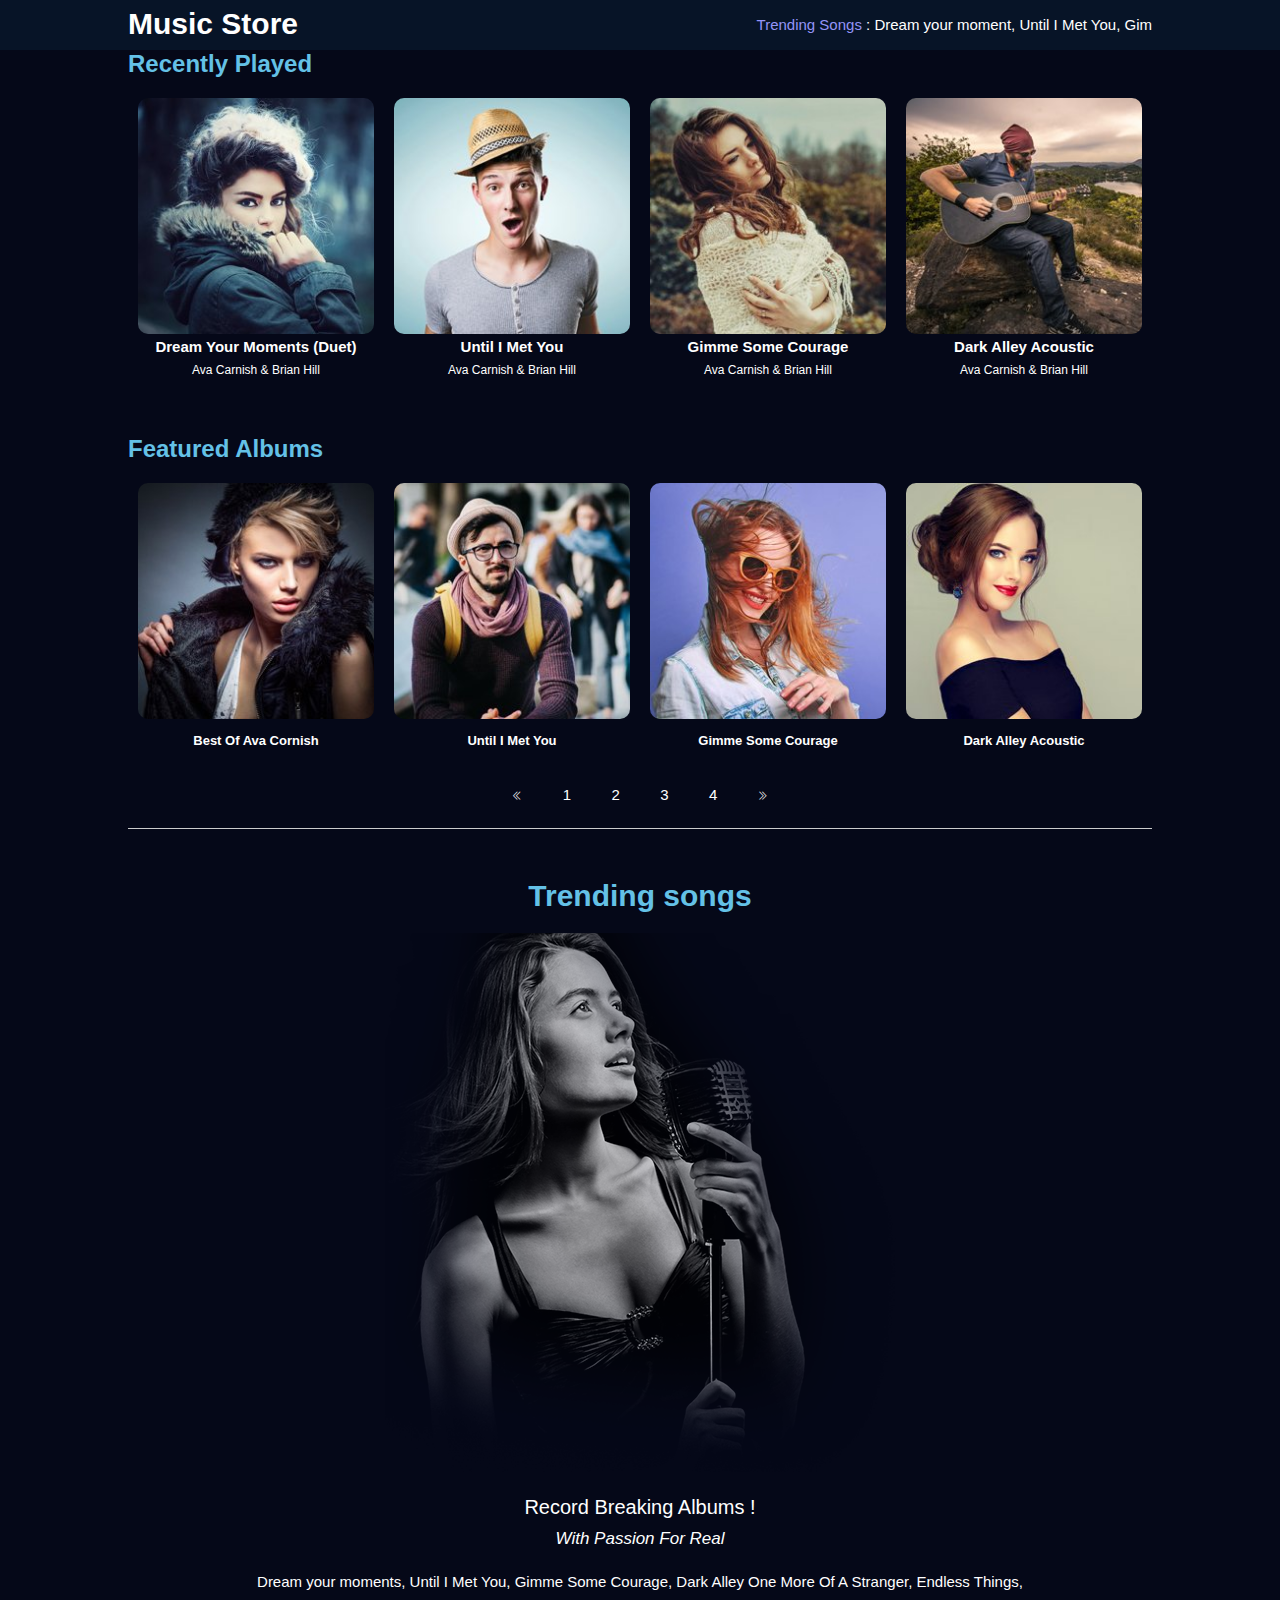
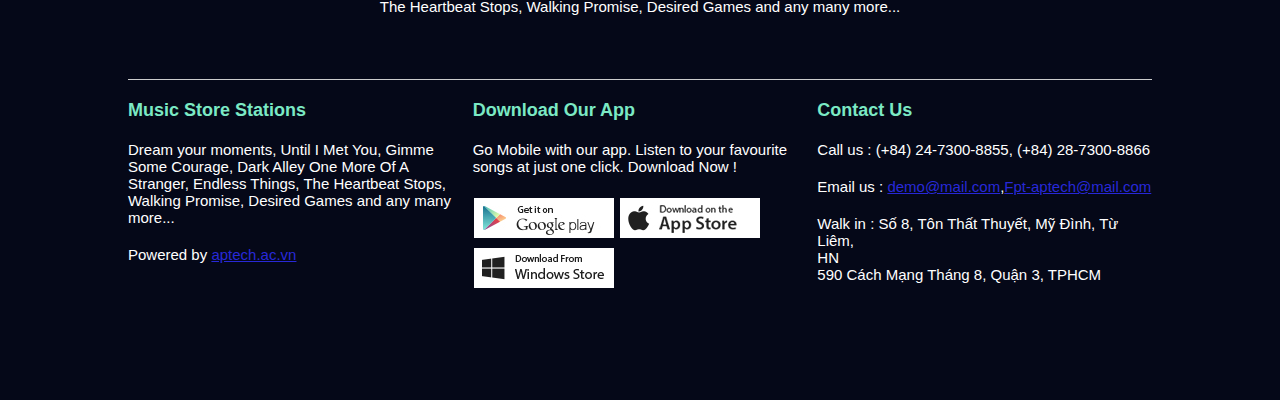
<file: Music Store Home/index.html>
<!DOCTYPE html>
<html lang="en">
<head>
    <meta charset="UTF-8">
    <meta http-equiv="X-UA-Compatible" content="IE=edge">
    <meta name="viewport" content="width=, initial-scale=1.0">
    <title>Document</title>

    <link rel="stylesheet" href="./assets/css/main1.css">
    <link rel="stylesheet" href="./assets/font/themify-icons/themify-icons.css">
</head>
<body>
    <div id="main">
        <div class="navbar">
            <div class="header">
                <div class="header-text">
                    <div class="header-1">
                        <h1>Music Store</h1>
                    </div>
                    <div class="header-1">
                        <li><a href="">Trending Songs</a> : Dream your moment, Until I Met You, Gim</li>
                    </div>
                </div>
            </div>

            <div class="container">
                <div class="container__box">
                    <div class="container__box-1">  
                        <h2>Recently Played</h2>
                        <div class="items">
                            <div class="item1">
                                <div class="item1-con">
                                    <a href="./index2.html"><img src="./assets/img/r_music1.jpg" alt=""></a>
                                    <h3>Dream Your Moments (Duet)</h3>
                                    <p>Ava Carnish & Brian Hill</p>
                                </div>
                            </div>
                            <div class="item1">
                                <div class="item1-con">
                                    <a href="./index2.html"><img src="./assets/img/r_music2.jpg" alt=""></a>
                                    <h3>Until I Met You</h3>
                                    <p>Ava Carnish & Brian Hill</p>
                                </div>
                            </div>
                            <div class="item1">
                                <div class="item1-con">
                                    <a href="./index2.html"><img src="./assets/img/r_music3.jpg" alt=""></a>
                                    <h3>Gimme Some Courage</h3>
                                    <p>Ava Carnish & Brian Hill</p>
                                </div>
                            </div>
                            <div class="item1">
                                <div class="item1-con">
                                    <a href="./index2.html"><img src="./assets/img/r_music4.jpg" alt=""></a>
                                    <h3>Dark Alley Acoustic</h3>
                                    <p>Ava Carnish & Brian Hill</p>
                                </div>
                            </div>
                        </div> 
                    </div>
                </div>
                <div class="container__box">
                    <div class="container__box-1">  
                        <h2>Featured Albums</h2>
                        <div class="items">
                            <div class="item1">
                                <div class="item1-con">
                                    <a href="./index2.html"><img src="./assets/img/song1.jpg" alt=""></a>
                                    <h4>Best Of Ava Cornish</h4>
                                </div>
                            </div>
                            <div class="item1">
                                <div class="item1-con">
                                    <a href="./index2.html"><img src="./assets/img/song2.jpg" alt=""></a>
                                    <h4>Until I Met You</h4>
                                </div>
                            </div>
                            <div class="item1">
                                <div class="item1-con">
                                    <a href="./index2.html"><img src="./assets/img/song3.jpg" alt=""></a>
                                    <h4>Gimme Some Courage</h4>
                                </div>
                            </div>
                            <div class="item1">
                                <div class="item1-con">
                                    <a href="./index2.html"><img src="./assets/img/song5.jpg" alt=""></a>
                                    <h4>Dark Alley Acoustic</h4>
                                </div>
                            </div>
                        </div> 
                    </div>
                </div>

                <div class="content">
                    <ul>
                        <li>
                            <i class="ti-angle-double-left"></i>
                        </li>
                        <li class="number">1</li>
                        <li>2</li>
                        <li>3</li>
                        <li>4</li>
                        <li>
                            <i class="ti-angle-double-right"></i>
                        </li>
                    </ul>
                </div>

                <div class="tab"></div>

                <div class="text-trending">
                    <div class="trending-one">
                        <h2>Trending songs</h2>
                    </div>

                    <div class="trending-banner">
                        <div class="banner">
                            <img src="./assets/img/banner.png" alt="">
                        </div>
                        <div class="banner-text">
                            <h3>Record Breaking Albums !</h3>
                            <i>With Passion For Real</i>
                            <p>Dream your moments, Until I Met You, Gimme Some Courage, Dark Alley One More Of A Stranger, Endless Things, The Heartbeat Stops, Walking Promise, Desired Games and any many more... </p>
                        </div>
                    </div>
                </div>

                <div class="tab"></div>
                <div id="footer">
                    <div class="footer-col">
                        <div class="footer-col1">
                            <h2>Music Store Stations</h2>
                            <p>Dream your moments, Until I Met You, Gimme Some Courage, Dark Alley One More Of A Stranger, Endless Things, The Heartbeat Stops, Walking Promise, Desired Games and any many more... </p>
                            <p>Powered by <u>aptech.ac.vn</u></p>
                        </div>
    
                        <div class="footer-col2">
                            <h2>Download Our App</h2>
                            <p>Go Mobile with our app. Listen to your favourite songs at just one click. Download Now !</p>
                            <img src="./assets/img/google_play.jpg" alt="">
                            <img src="./assets/img/app_store.jpg" alt="">
                            <img src="./assets/img/windows.jpg" alt="">
                        </div>
    
                        <div class="footer-col3">
                            <h2>Contact Us</h2>
                            <p>Call us : (+84) 24-7300-8855, (+84) 28-7300-8866</p>
                            <p>Email us : <u>demo@mail.com</u>,<u>Fpt-aptech@mail.com</u></p>
                            <p>Walk in : Số 8, Tôn Thất Thuyết, Mỹ Đình, Từ Liêm,<br>HN
                                <br>590 Cách Mạng Tháng 8, Quận 3, TPHCM
                            </p>
                        </div>
                    </div>
                </div>
            </div>

        </div>
    </div>
</body>
</html>
</file>
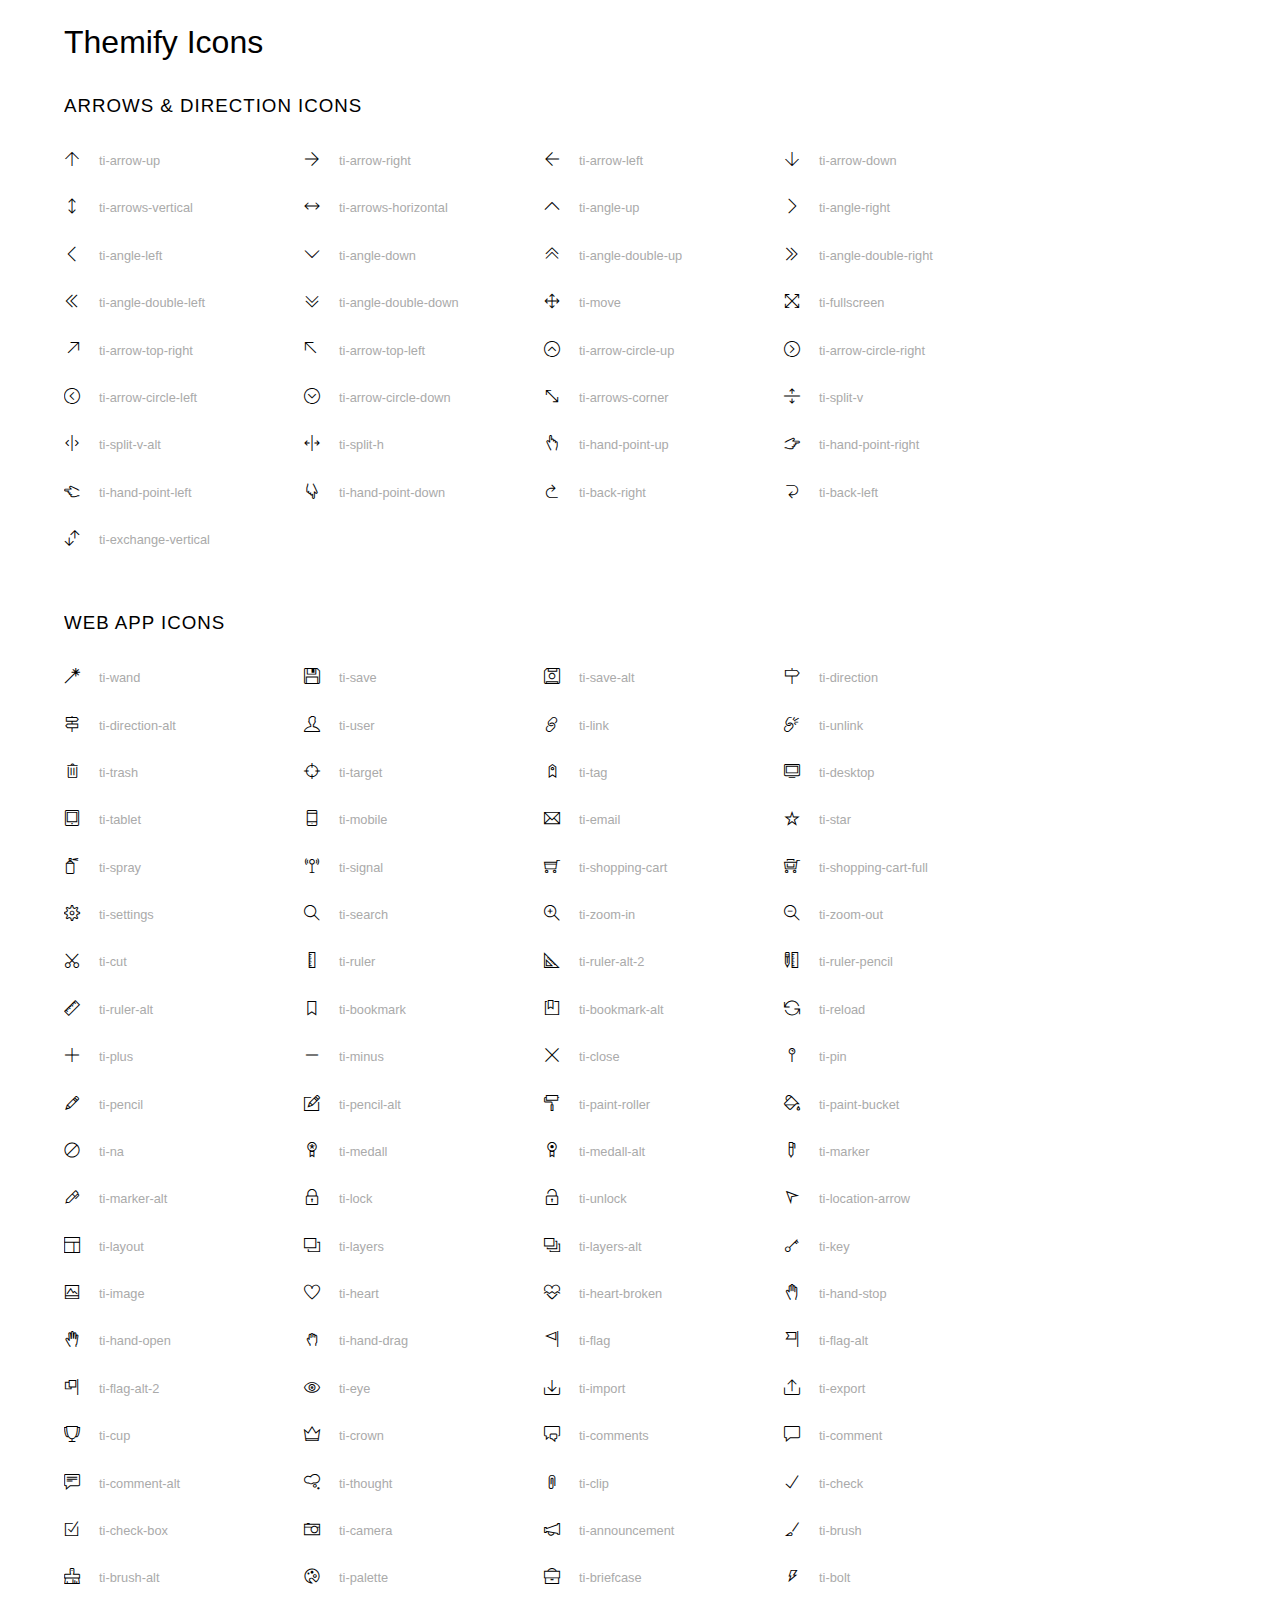
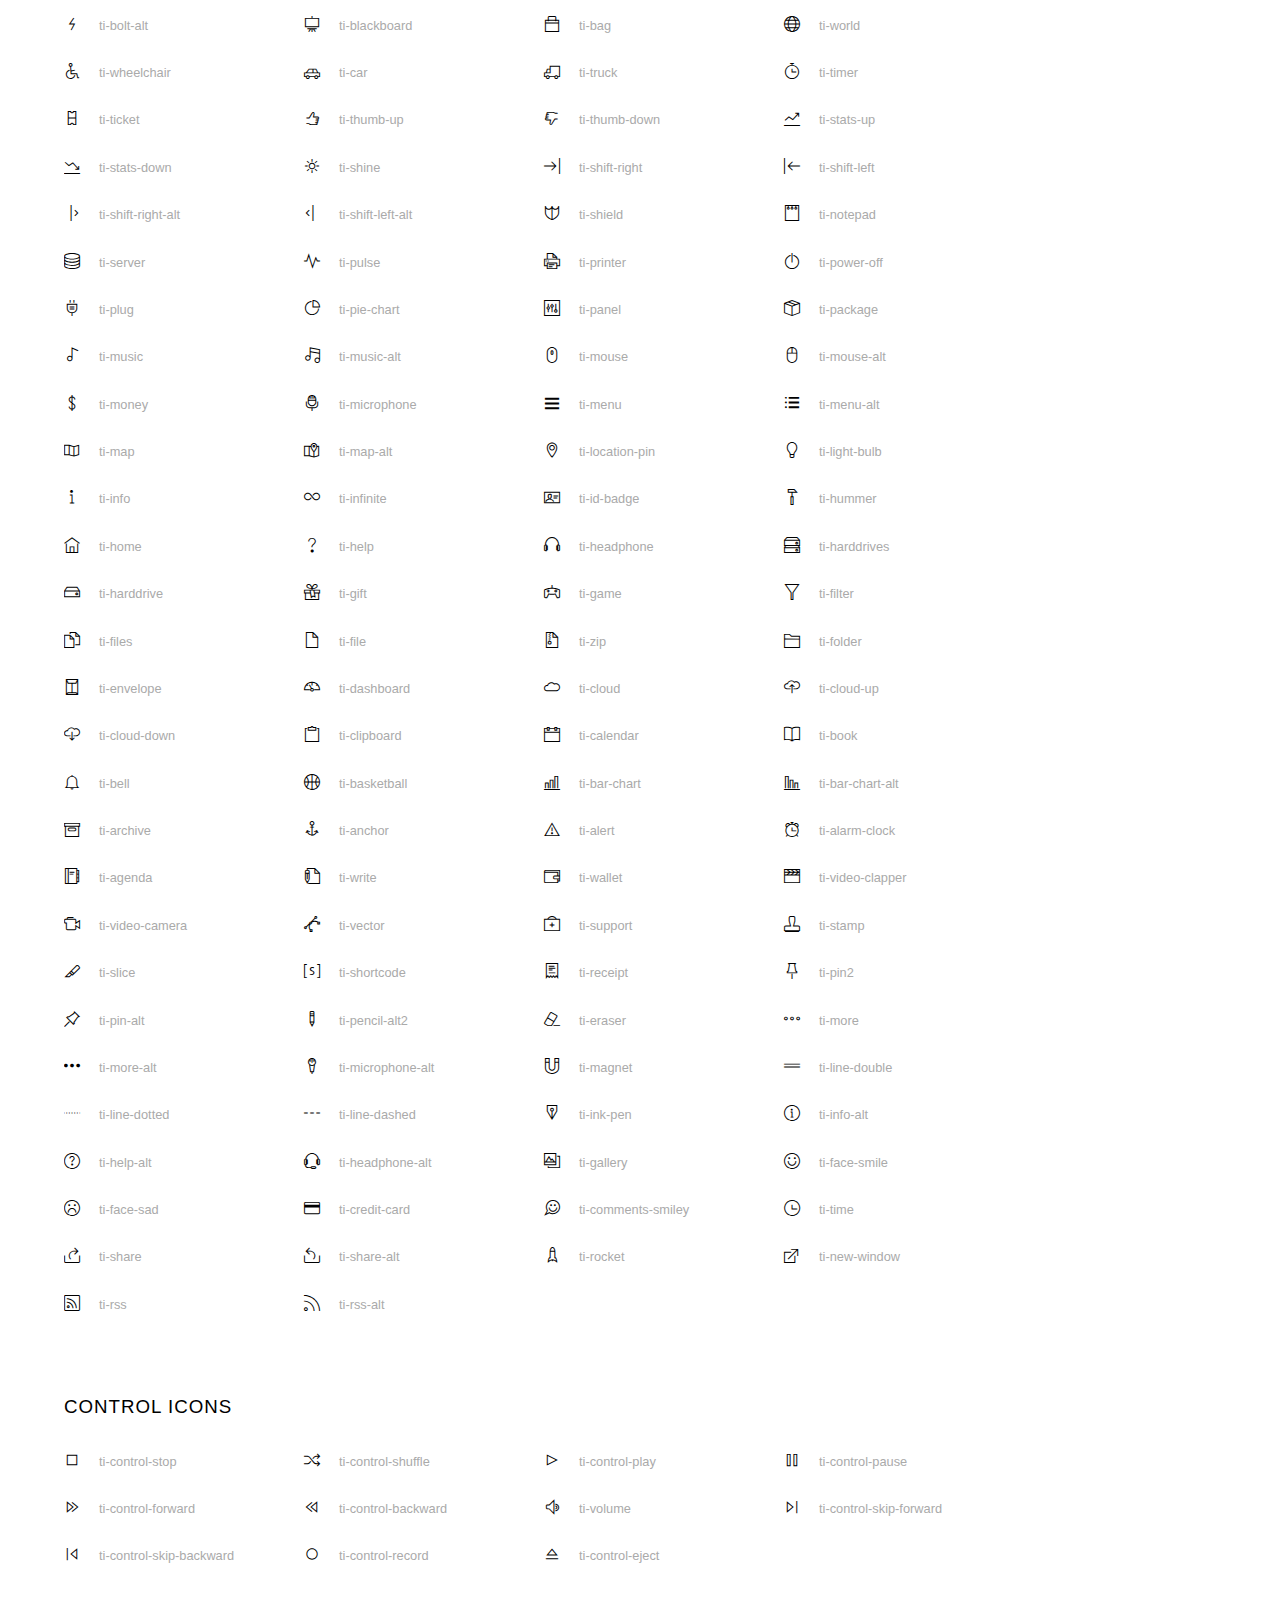
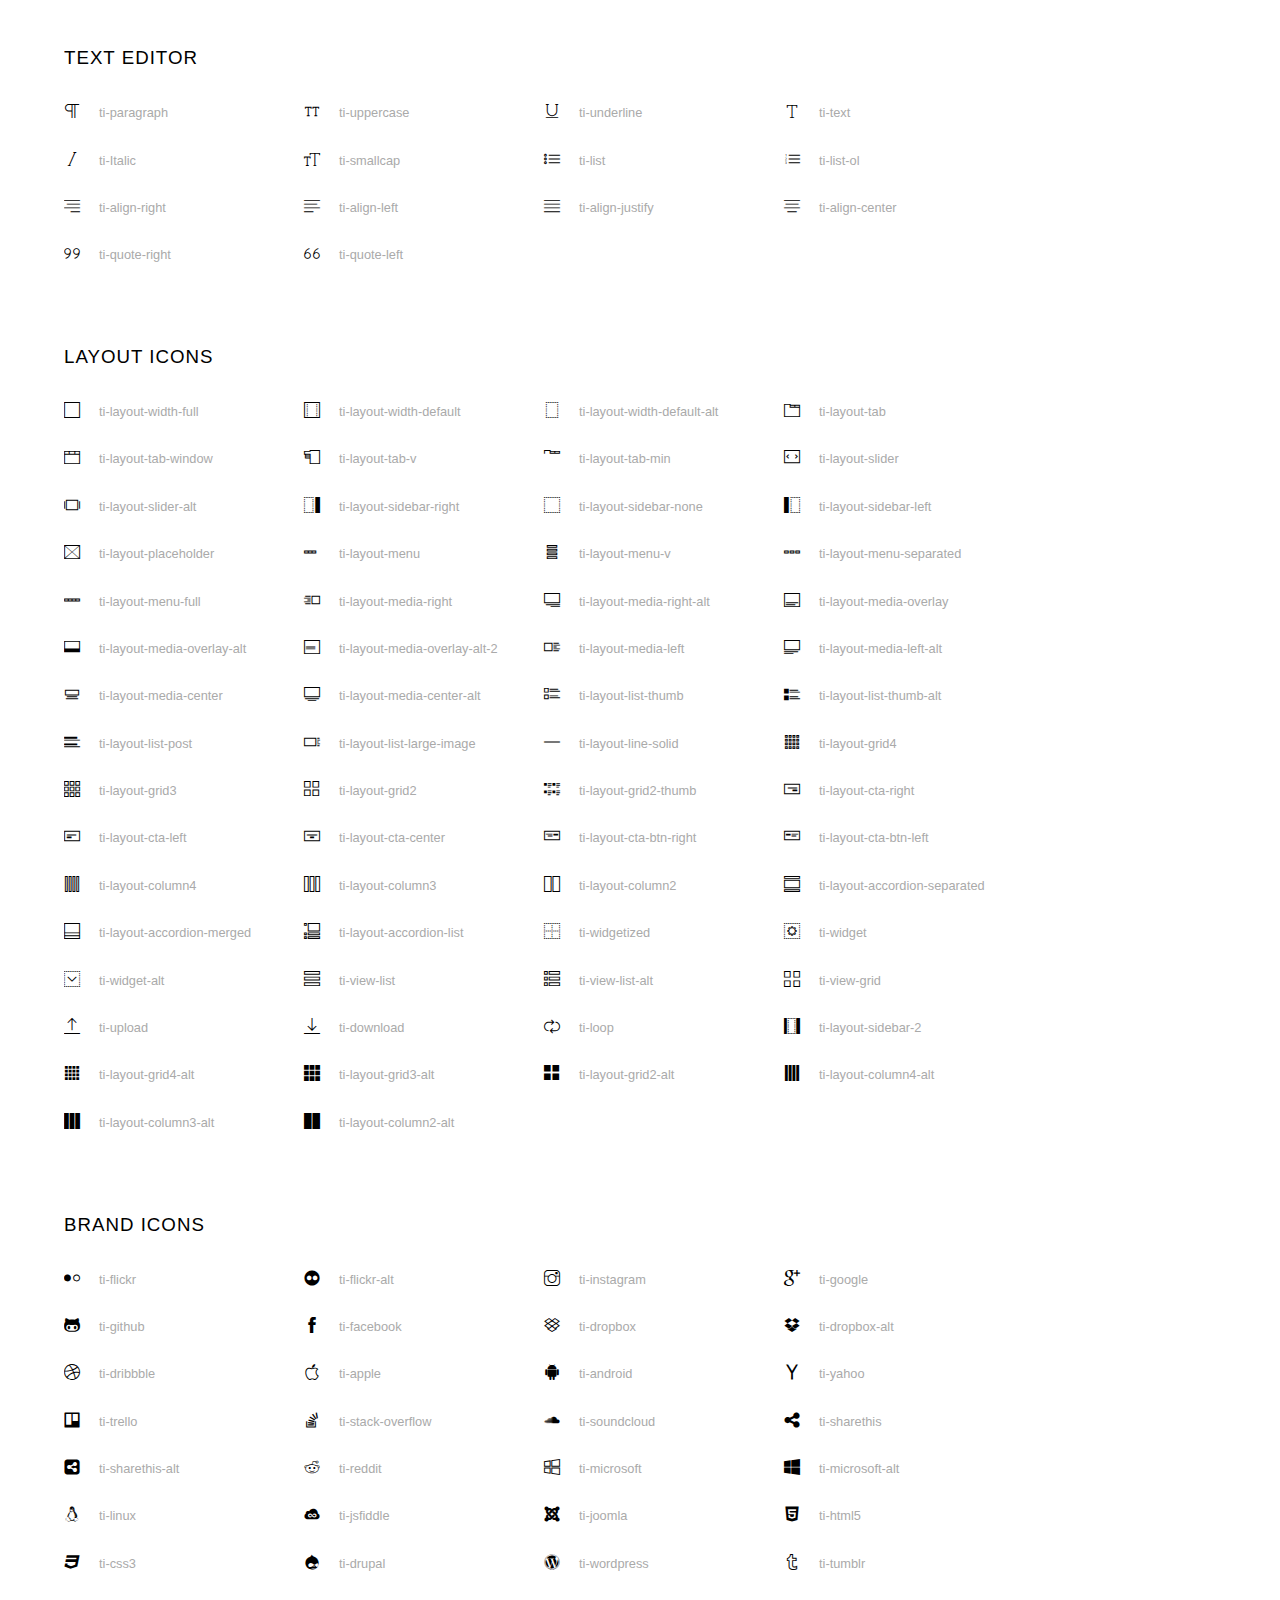
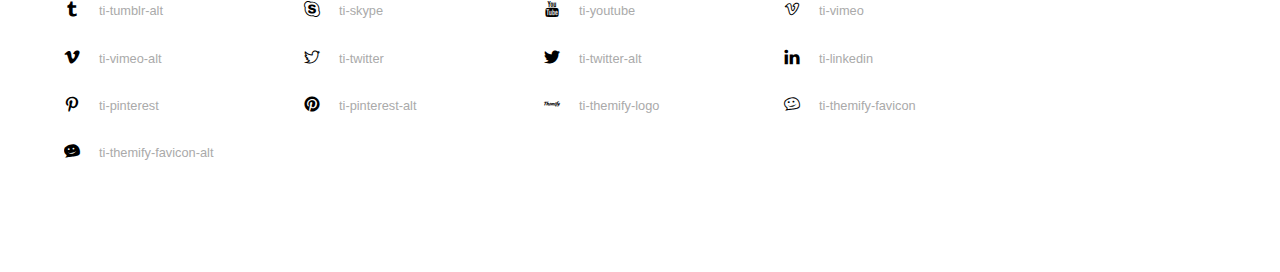
<file: Music Store Home/assets/font/themify-icons/index.html>
<!doctype html>
<html>
<head>
	<meta charset="utf-8">
	<title>Themify Icon Font</title>
	<meta name="viewport" content="width=device-width">
	<link rel="stylesheet" href="demo-files/demo.css">
	<link rel="stylesheet" href="themify-icons.css">
	<!--[if lt IE 8]><!-->
	<link rel="stylesheet" href="ie7/ie7.css">
	<!--<![endif]-->
</head>
<body>
	<h1>Themify Icons</h1>

	<div class="icon-section">

		<div class="icon-section">
			<h3>Arrows &amp; Direction Icons </h3>

			<div class="icon-container">
				<span class="ti-arrow-up"></span><span class="icon-name"> ti-arrow-up</span>
			</div>
			<div class="icon-container">
				<span class="ti-arrow-right"></span><span class="icon-name"> ti-arrow-right</span>
			</div>
			<div class="icon-container">
				<span class="ti-arrow-left"></span><span class="icon-name"> ti-arrow-left</span>
			</div>
			<div class="icon-container">
				<span class="ti-arrow-down"></span><span class="icon-name"> ti-arrow-down</span>
			</div>
			<div class="icon-container">
				<span class="ti-arrows-vertical"></span><span class="icon-name"> ti-arrows-vertical</span>
			</div>
			<div class="icon-container">
				<span class="ti-arrows-horizontal"></span><span class="icon-name"> ti-arrows-horizontal</span>
			</div>
			<div class="icon-container">
				<span class="ti-angle-up"></span><span class="icon-name"> ti-angle-up</span>
			</div>
			<div class="icon-container">
				<span class="ti-angle-right"></span><span class="icon-name"> ti-angle-right</span>
			</div>
			<div class="icon-container">
				<span class="ti-angle-left"></span><span class="icon-name"> ti-angle-left</span>
			</div>
			<div class="icon-container">
				<span class="ti-angle-down"></span><span class="icon-name"> ti-angle-down</span>
			</div>	
			<div class="icon-container">
				<span class="ti-angle-double-up"></span><span class="icon-name"> ti-angle-double-up</span>
			</div>
			<div class="icon-container">
				<span class="ti-angle-double-right"></span><span class="icon-name"> ti-angle-double-right</span>
			</div>
			<div class="icon-container">
				<span class="ti-angle-double-left"></span><span class="icon-name"> ti-angle-double-left</span>
			</div>
			<div class="icon-container">
				<span class="ti-angle-double-down"></span><span class="icon-name"> ti-angle-double-down</span>
			</div>					
			<div class="icon-container">
				<span class="ti-move"></span><span class="icon-name"> ti-move</span>
			</div>
			<div class="icon-container">
				<span class="ti-fullscreen"></span><span class="icon-name"> ti-fullscreen</span>
			</div>
			<div class="icon-container">
				<span class="ti-arrow-top-right"></span><span class="icon-name"> ti-arrow-top-right</span>
			</div>
			<div class="icon-container">
				<span class="ti-arrow-top-left"></span><span class="icon-name"> ti-arrow-top-left</span>
			</div>
			<div class="icon-container">
				<span class="ti-arrow-circle-up"></span><span class="icon-name"> ti-arrow-circle-up</span>
			</div>
			<div class="icon-container">
				<span class="ti-arrow-circle-right"></span><span class="icon-name"> ti-arrow-circle-right</span>
			</div>
			<div class="icon-container">
				<span class="ti-arrow-circle-left"></span><span class="icon-name"> ti-arrow-circle-left</span>
			</div>
			<div class="icon-container">
				<span class="ti-arrow-circle-down"></span><span class="icon-name"> ti-arrow-circle-down</span>
			</div>
			<div class="icon-container">
				<span class="ti-arrows-corner"></span><span class="icon-name"> ti-arrows-corner</span>
			</div>
			<div class="icon-container">
				<span class="ti-split-v"></span><span class="icon-name"> ti-split-v</span>
			</div>

			<div class="icon-container">
				<span class="ti-split-v-alt"></span><span class="icon-name"> ti-split-v-alt</span>
			</div>
			<div class="icon-container">
				<span class="ti-split-h"></span><span class="icon-name"> ti-split-h</span>
			</div>
			<div class="icon-container">
				<span class="ti-hand-point-up"></span><span class="icon-name"> ti-hand-point-up</span>
			</div>
			<div class="icon-container">
				<span class="ti-hand-point-right"></span><span class="icon-name"> ti-hand-point-right</span>
			</div>
			<div class="icon-container">
				<span class="ti-hand-point-left"></span><span class="icon-name"> ti-hand-point-left</span>
			</div>
			<div class="icon-container">
				<span class="ti-hand-point-down"></span><span class="icon-name"> ti-hand-point-down</span>
			</div>
			<div class="icon-container">
				<span class="ti-back-right"></span><span class="icon-name"> ti-back-right</span>
			</div>
			<div class="icon-container">
				<span class="ti-back-left"></span><span class="icon-name"> ti-back-left</span>
			</div>
			<div class="icon-container">
				<span class="ti-exchange-vertical"></span><span class="icon-name"> ti-exchange-vertical</span>
			</div>

		</div> <!-- Arrows Icons -->



		<h3>Web App Icons</h3>
		
		<div class="icon-section">

			<div class="icon-container">
				<span class="ti-wand"></span><span class="icon-name"> ti-wand</span>
			</div>
			<div class="icon-container">
				<span class="ti-save"></span><span class="icon-name"> ti-save</span>
			</div>
			<div class="icon-container">
				<span class="ti-save-alt"></span><span class="icon-name"> ti-save-alt</span>
			</div>

			<div class="icon-container">
				<span class="ti-direction"></span><span class="icon-name"> ti-direction</span>
			</div>
			<div class="icon-container">
				<span class="ti-direction-alt"></span><span class="icon-name"> ti-direction-alt</span>
			</div>
			<div class="icon-container">
				<span class="ti-user"></span><span class="icon-name"> ti-user</span>
			</div>
			<div class="icon-container">
				<span class="ti-link"></span><span class="icon-name"> ti-link</span>
			</div>
			<div class="icon-container">
				<span class="ti-unlink"></span><span class="icon-name"> ti-unlink</span>
			</div>
			<div class="icon-container">
				<span class="ti-trash"></span><span class="icon-name"> ti-trash</span>
			</div>
			<div class="icon-container">
				<span class="ti-target"></span><span class="icon-name"> ti-target</span>
			</div>
			<div class="icon-container">
				<span class="ti-tag"></span><span class="icon-name"> ti-tag</span>
			</div>
			<div class="icon-container">
				<span class="ti-desktop"></span><span class="icon-name"> ti-desktop</span>
			</div>
			<div class="icon-container">
				<span class="ti-tablet"></span><span class="icon-name"> ti-tablet</span>
			</div>
			<div class="icon-container">
				<span class="ti-mobile"></span><span class="icon-name"> ti-mobile</span>
			</div>
			<div class="icon-container">
				<span class="ti-email"></span><span class="icon-name"> ti-email</span>
			</div>	
			<div class="icon-container">
				<span class="ti-star"></span><span class="icon-name"> ti-star</span>
			</div>
			<div class="icon-container">
				<span class="ti-spray"></span><span class="icon-name"> ti-spray</span>
			</div>
			<div class="icon-container">
				<span class="ti-signal"></span><span class="icon-name"> ti-signal</span>
			</div>
			<div class="icon-container">
				<span class="ti-shopping-cart"></span><span class="icon-name"> ti-shopping-cart</span>
			</div>
			<div class="icon-container">
				<span class="ti-shopping-cart-full"></span><span class="icon-name"> ti-shopping-cart-full</span>
			</div>
			<div class="icon-container">
				<span class="ti-settings"></span><span class="icon-name"> ti-settings</span>
			</div>
			<div class="icon-container">
				<span class="ti-search"></span><span class="icon-name"> ti-search</span>
			</div>
			<div class="icon-container">
				<span class="ti-zoom-in"></span><span class="icon-name"> ti-zoom-in</span>
			</div>
			<div class="icon-container">
				<span class="ti-zoom-out"></span><span class="icon-name"> ti-zoom-out</span>
			</div>
			<div class="icon-container">
				<span class="ti-cut"></span><span class="icon-name"> ti-cut</span>
			</div>
			<div class="icon-container">
				<span class="ti-ruler"></span><span class="icon-name"> ti-ruler</span>
			</div>
			<div class="icon-container">
				<span class="ti-ruler-alt-2"></span><span class="icon-name"> ti-ruler-alt-2</span>
			</div>			
			<div class="icon-container">
				<span class="ti-ruler-pencil"></span><span class="icon-name"> ti-ruler-pencil</span>
			</div>
			<div class="icon-container">
				<span class="ti-ruler-alt"></span><span class="icon-name"> ti-ruler-alt</span>
			</div>
			<div class="icon-container">
				<span class="ti-bookmark"></span><span class="icon-name"> ti-bookmark</span>
			</div>
			<div class="icon-container">
				<span class="ti-bookmark-alt"></span><span class="icon-name"> ti-bookmark-alt</span>
			</div>
			<div class="icon-container">
				<span class="ti-reload"></span><span class="icon-name"> ti-reload</span>
			</div>
			<div class="icon-container">
				<span class="ti-plus"></span><span class="icon-name"> ti-plus</span>
			</div>
			<div class="icon-container">
				<span class="ti-minus"></span><span class="icon-name"> ti-minus</span>
			</div>
			<div class="icon-container">
				<span class="ti-close"></span><span class="icon-name"> ti-close</span>
			</div>			
			<div class="icon-container">
				<span class="ti-pin"></span><span class="icon-name"> ti-pin</span>
			</div>
			<div class="icon-container">
				<span class="ti-pencil"></span><span class="icon-name"> ti-pencil</span>
			</div>
					
		  	<div class="icon-container">
				<span class="ti-pencil-alt"></span><span class="icon-name"> ti-pencil-alt</span>
			</div>
			<div class="icon-container">
				<span class="ti-paint-roller"></span><span class="icon-name"> ti-paint-roller</span>
			</div>
			<div class="icon-container">
				<span class="ti-paint-bucket"></span><span class="icon-name"> ti-paint-bucket</span>
			</div>
			<div class="icon-container">
				<span class="ti-na"></span><span class="icon-name"> ti-na</span>
			</div>
			<div class="icon-container">
				<span class="ti-medall"></span><span class="icon-name"> ti-medall</span>
			</div>
			<div class="icon-container">
				<span class="ti-medall-alt"></span><span class="icon-name"> ti-medall-alt</span>
			</div>
			<div class="icon-container">
				<span class="ti-marker"></span><span class="icon-name"> ti-marker</span>
			</div>
			<div class="icon-container">
				<span class="ti-marker-alt"></span><span class="icon-name"> ti-marker-alt</span>
			</div>

			<div class="icon-container">
				<span class="ti-lock"></span><span class="icon-name"> ti-lock</span>
			</div>
			<div class="icon-container">
				<span class="ti-unlock"></span><span class="icon-name"> ti-unlock</span>
			</div>
			<div class="icon-container">
				<span class="ti-location-arrow"></span><span class="icon-name"> ti-location-arrow</span>
			</div>
			<div class="icon-container">
				<span class="ti-layout"></span><span class="icon-name"> ti-layout</span>
			</div>
			<div class="icon-container">
				<span class="ti-layers"></span><span class="icon-name"> ti-layers</span>
			</div>
			<div class="icon-container">
				<span class="ti-layers-alt"></span><span class="icon-name"> ti-layers-alt</span>
			</div>
			<div class="icon-container">
				<span class="ti-key"></span><span class="icon-name"> ti-key</span>
			</div>
			<div class="icon-container">
				<span class="ti-image"></span><span class="icon-name"> ti-image</span>
			</div>
			<div class="icon-container">
				<span class="ti-heart"></span><span class="icon-name"> ti-heart</span>
			</div>
			<div class="icon-container">
				<span class="ti-heart-broken"></span><span class="icon-name"> ti-heart-broken</span>
			</div>
			<div class="icon-container">
				<span class="ti-hand-stop"></span><span class="icon-name"> ti-hand-stop</span>
			</div>
			<div class="icon-container">
				<span class="ti-hand-open"></span><span class="icon-name"> ti-hand-open</span>
			</div>
			<div class="icon-container">
				<span class="ti-hand-drag"></span><span class="icon-name"> ti-hand-drag</span>
			</div>
			<div class="icon-container">
				<span class="ti-flag"></span><span class="icon-name"> ti-flag</span>
			</div>
			<div class="icon-container">
				<span class="ti-flag-alt"></span><span class="icon-name"> ti-flag-alt</span>
			</div>
			<div class="icon-container">
				<span class="ti-flag-alt-2"></span><span class="icon-name"> ti-flag-alt-2</span>
			</div>
			<div class="icon-container">
				<span class="ti-eye"></span><span class="icon-name"> ti-eye</span>
			</div>
			<div class="icon-container">
				<span class="ti-import"></span><span class="icon-name"> ti-import</span>
			</div>			
			<div class="icon-container">
				<span class="ti-export"></span><span class="icon-name"> ti-export</span>
			</div>
			<div class="icon-container">
				<span class="ti-cup"></span><span class="icon-name"> ti-cup</span>
			</div>
			<div class="icon-container">
				<span class="ti-crown"></span><span class="icon-name"> ti-crown</span>
			</div>
			<div class="icon-container">
				<span class="ti-comments"></span><span class="icon-name"> ti-comments</span>
			</div>
			<div class="icon-container">
				<span class="ti-comment"></span><span class="icon-name"> ti-comment</span>
			</div>
			<div class="icon-container">
				<span class="ti-comment-alt"></span><span class="icon-name"> ti-comment-alt</span>
			</div>
			<div class="icon-container">
				<span class="ti-thought"></span><span class="icon-name"> ti-thought</span>
			</div>			
			<div class="icon-container">
				<span class="ti-clip"></span><span class="icon-name"> ti-clip</span>
			</div>

			<div class="icon-container">
				<span class="ti-check"></span><span class="icon-name"> ti-check</span>
			</div>
			<div class="icon-container">
				<span class="ti-check-box"></span><span class="icon-name"> ti-check-box</span>
			</div>
			<div class="icon-container">
				<span class="ti-camera"></span><span class="icon-name"> ti-camera</span>
			</div>
			<div class="icon-container">
				<span class="ti-announcement"></span><span class="icon-name"> ti-announcement</span>
			</div>
			<div class="icon-container">
				<span class="ti-brush"></span><span class="icon-name"> ti-brush</span>
			</div>
			<div class="icon-container">
				<span class="ti-brush-alt"></span><span class="icon-name"> ti-brush-alt</span>
			</div>
			<div class="icon-container">
				<span class="ti-palette"></span><span class="icon-name"> ti-palette</span>
			</div>			
			<div class="icon-container">
				<span class="ti-briefcase"></span><span class="icon-name"> ti-briefcase</span>
			</div>
			<div class="icon-container">
				<span class="ti-bolt"></span><span class="icon-name"> ti-bolt</span>
			</div>
			<div class="icon-container">
				<span class="ti-bolt-alt"></span><span class="icon-name"> ti-bolt-alt</span>
			</div>
			<div class="icon-container">
				<span class="ti-blackboard"></span><span class="icon-name"> ti-blackboard</span>
			</div>
			<div class="icon-container">
				<span class="ti-bag"></span><span class="icon-name"> ti-bag</span>
			</div>
			<div class="icon-container">
				<span class="ti-world"></span><span class="icon-name"> ti-world</span>
			</div>
			<div class="icon-container">
				<span class="ti-wheelchair"></span><span class="icon-name"> ti-wheelchair</span>
			</div>
			<div class="icon-container">
				<span class="ti-car"></span><span class="icon-name"> ti-car</span>
			</div>
			<div class="icon-container">
				<span class="ti-truck"></span><span class="icon-name"> ti-truck</span>
			</div>
			<div class="icon-container">
				<span class="ti-timer"></span><span class="icon-name"> ti-timer</span>
			</div>
			<div class="icon-container">
				<span class="ti-ticket"></span><span class="icon-name"> ti-ticket</span>
			</div>
			<div class="icon-container">
				<span class="ti-thumb-up"></span><span class="icon-name"> ti-thumb-up</span>
			</div>
			<div class="icon-container">
				<span class="ti-thumb-down"></span><span class="icon-name"> ti-thumb-down</span>
			</div>

			<div class="icon-container">
				<span class="ti-stats-up"></span><span class="icon-name"> ti-stats-up</span>
			</div>
			<div class="icon-container">
				<span class="ti-stats-down"></span><span class="icon-name"> ti-stats-down</span>
			</div>
			<div class="icon-container">
				<span class="ti-shine"></span><span class="icon-name"> ti-shine</span>
			</div>
			<div class="icon-container">
				<span class="ti-shift-right"></span><span class="icon-name"> ti-shift-right</span>
			</div>
			<div class="icon-container">
				<span class="ti-shift-left"></span><span class="icon-name"> ti-shift-left</span>
			</div>

			<div class="icon-container">
				<span class="ti-shift-right-alt"></span><span class="icon-name"> ti-shift-right-alt</span>
			</div>
			<div class="icon-container">
				<span class="ti-shift-left-alt"></span><span class="icon-name"> ti-shift-left-alt</span>
			</div>
			<div class="icon-container">
				<span class="ti-shield"></span><span class="icon-name"> ti-shield</span>
			</div>
			<div class="icon-container">
				<span class="ti-notepad"></span><span class="icon-name"> ti-notepad</span>
			</div>
			<div class="icon-container">
				<span class="ti-server"></span><span class="icon-name"> ti-server</span>
			</div>

			<div class="icon-container">
				<span class="ti-pulse"></span><span class="icon-name"> ti-pulse</span>
			</div>
			<div class="icon-container">
				<span class="ti-printer"></span><span class="icon-name"> ti-printer</span>
			</div>
			<div class="icon-container">
				<span class="ti-power-off"></span><span class="icon-name"> ti-power-off</span>
			</div>
			<div class="icon-container">
				<span class="ti-plug"></span><span class="icon-name"> ti-plug</span>
			</div>
			<div class="icon-container">
				<span class="ti-pie-chart"></span><span class="icon-name"> ti-pie-chart</span>
			</div>

			<div class="icon-container">
				<span class="ti-panel"></span><span class="icon-name"> ti-panel</span>
			</div>
			<div class="icon-container">
				<span class="ti-package"></span><span class="icon-name"> ti-package</span>
			</div>
			<div class="icon-container">
				<span class="ti-music"></span><span class="icon-name"> ti-music</span>
			</div>
			<div class="icon-container">
				<span class="ti-music-alt"></span><span class="icon-name"> ti-music-alt</span>
			</div>
			<div class="icon-container">
				<span class="ti-mouse"></span><span class="icon-name"> ti-mouse</span>
			</div>
			<div class="icon-container">
				<span class="ti-mouse-alt"></span><span class="icon-name"> ti-mouse-alt</span>
			</div>
			<div class="icon-container">
				<span class="ti-money"></span><span class="icon-name"> ti-money</span>
			</div>
			<div class="icon-container">
				<span class="ti-microphone"></span><span class="icon-name"> ti-microphone</span>
			</div>
			<div class="icon-container">
				<span class="ti-menu"></span><span class="icon-name"> ti-menu</span>
			</div>
			<div class="icon-container">
				<span class="ti-menu-alt"></span><span class="icon-name"> ti-menu-alt</span>
			</div>
			<div class="icon-container">
				<span class="ti-map"></span><span class="icon-name"> ti-map</span>
			</div>
			<div class="icon-container">
				<span class="ti-map-alt"></span><span class="icon-name"> ti-map-alt</span>
			</div>

			<div class="icon-container">
				<span class="ti-location-pin"></span><span class="icon-name"> ti-location-pin</span>
			</div>

			<div class="icon-container">
				<span class="ti-light-bulb"></span><span class="icon-name"> ti-light-bulb</span>
			</div>
			<div class="icon-container">
				<span class="ti-info"></span><span class="icon-name"> ti-info</span>
			</div>
			<div class="icon-container">
				<span class="ti-infinite"></span><span class="icon-name"> ti-infinite</span>
			</div>
			<div class="icon-container">
				<span class="ti-id-badge"></span><span class="icon-name"> ti-id-badge</span>
			</div>
			<div class="icon-container">
				<span class="ti-hummer"></span><span class="icon-name"> ti-hummer</span>
			</div>
			<div class="icon-container">
				<span class="ti-home"></span><span class="icon-name"> ti-home</span>
			</div>
			<div class="icon-container">
				<span class="ti-help"></span><span class="icon-name"> ti-help</span>
			</div>
			<div class="icon-container">
				<span class="ti-headphone"></span><span class="icon-name"> ti-headphone</span>
			</div>
			<div class="icon-container">
				<span class="ti-harddrives"></span><span class="icon-name"> ti-harddrives</span>
			</div>
			<div class="icon-container">
				<span class="ti-harddrive"></span><span class="icon-name"> ti-harddrive</span>
			</div>
			<div class="icon-container">
				<span class="ti-gift"></span><span class="icon-name"> ti-gift</span>
			</div>
			<div class="icon-container">
				<span class="ti-game"></span><span class="icon-name"> ti-game</span>
			</div>
			<div class="icon-container">
				<span class="ti-filter"></span><span class="icon-name"> ti-filter</span>
			</div>
			<div class="icon-container">
				<span class="ti-files"></span><span class="icon-name"> ti-files</span>
			</div>
			<div class="icon-container">
				<span class="ti-file"></span><span class="icon-name"> ti-file</span>
			</div>
			<div class="icon-container">
				<span class="ti-zip"></span><span class="icon-name"> ti-zip</span>
			</div>
			<div class="icon-container">
				<span class="ti-folder"></span><span class="icon-name"> ti-folder</span>
			</div>			
			<div class="icon-container">
				<span class="ti-envelope"></span><span class="icon-name"> ti-envelope</span>
			</div>


			<div class="icon-container">
				<span class="ti-dashboard"></span><span class="icon-name"> ti-dashboard</span>
			</div>
			<div class="icon-container">
				<span class="ti-cloud"></span><span class="icon-name"> ti-cloud</span>
			</div>
			<div class="icon-container">
				<span class="ti-cloud-up"></span><span class="icon-name"> ti-cloud-up</span>
			</div>
			<div class="icon-container">
				<span class="ti-cloud-down"></span><span class="icon-name"> ti-cloud-down</span>
			</div>
			<div class="icon-container">
				<span class="ti-clipboard"></span><span class="icon-name"> ti-clipboard</span>
			</div>
			<div class="icon-container">
				<span class="ti-calendar"></span><span class="icon-name"> ti-calendar</span>
			</div>
			<div class="icon-container">
				<span class="ti-book"></span><span class="icon-name"> ti-book</span>
			</div>
			<div class="icon-container">
				<span class="ti-bell"></span><span class="icon-name"> ti-bell</span>
			</div>
			<div class="icon-container">
				<span class="ti-basketball"></span><span class="icon-name"> ti-basketball</span>
			</div>
			<div class="icon-container">
				<span class="ti-bar-chart"></span><span class="icon-name"> ti-bar-chart</span>
			</div>
			<div class="icon-container">
				<span class="ti-bar-chart-alt"></span><span class="icon-name"> ti-bar-chart-alt</span>
			</div>


			<div class="icon-container">
				<span class="ti-archive"></span><span class="icon-name"> ti-archive</span>
			</div>
			<div class="icon-container">
				<span class="ti-anchor"></span><span class="icon-name"> ti-anchor</span>
			</div>

			<div class="icon-container">
				<span class="ti-alert"></span><span class="icon-name"> ti-alert</span>
			</div>
			<div class="icon-container">
				<span class="ti-alarm-clock"></span><span class="icon-name"> ti-alarm-clock</span>
			</div>
			<div class="icon-container">
				<span class="ti-agenda"></span><span class="icon-name"> ti-agenda</span>
			</div>
			<div class="icon-container">
				<span class="ti-write"></span><span class="icon-name"> ti-write</span>
			</div>

			<div class="icon-container">
				<span class="ti-wallet"></span><span class="icon-name"> ti-wallet</span>
			</div>
			<div class="icon-container">
				<span class="ti-video-clapper"></span><span class="icon-name"> ti-video-clapper</span>
			</div>
			<div class="icon-container">
				<span class="ti-video-camera"></span><span class="icon-name"> ti-video-camera</span>
			</div>
			<div class="icon-container">
				<span class="ti-vector"></span><span class="icon-name"> ti-vector</span>
			</div>

			<div class="icon-container">
				<span class="ti-support"></span><span class="icon-name"> ti-support</span>
			</div>
			<div class="icon-container">
				<span class="ti-stamp"></span><span class="icon-name"> ti-stamp</span>
			</div>
			<div class="icon-container">
				<span class="ti-slice"></span><span class="icon-name"> ti-slice</span>
			</div>
			<div class="icon-container">
				<span class="ti-shortcode"></span><span class="icon-name"> ti-shortcode</span>
			</div>
			<div class="icon-container">
				<span class="ti-receipt"></span><span class="icon-name"> ti-receipt</span>
			</div>
			<div class="icon-container">
				<span class="ti-pin2"></span><span class="icon-name"> ti-pin2</span>
			</div>
			<div class="icon-container">
				<span class="ti-pin-alt"></span><span class="icon-name"> ti-pin-alt</span>
			</div>
			<div class="icon-container">
				<span class="ti-pencil-alt2"></span><span class="icon-name"> ti-pencil-alt2</span>
			</div>
			<div class="icon-container">
				<span class="ti-eraser"></span><span class="icon-name"> ti-eraser</span>
			</div>			
			<div class="icon-container">
				<span class="ti-more"></span><span class="icon-name"> ti-more</span>
			</div>
			<div class="icon-container">
				<span class="ti-more-alt"></span><span class="icon-name"> ti-more-alt</span>
			</div>
			<div class="icon-container">
				<span class="ti-microphone-alt"></span><span class="icon-name"> ti-microphone-alt</span>
			</div>
			<div class="icon-container">
				<span class="ti-magnet"></span><span class="icon-name"> ti-magnet</span>
			</div>
			<div class="icon-container">
				<span class="ti-line-double"></span><span class="icon-name"> ti-line-double</span>
			</div>
			<div class="icon-container">
				<span class="ti-line-dotted"></span><span class="icon-name"> ti-line-dotted</span>
			</div>
			<div class="icon-container">
				<span class="ti-line-dashed"></span><span class="icon-name"> ti-line-dashed</span>
			</div>

			<div class="icon-container">
				<span class="ti-ink-pen"></span><span class="icon-name"> ti-ink-pen</span>
			</div>
			<div class="icon-container">
				<span class="ti-info-alt"></span><span class="icon-name"> ti-info-alt</span>
			</div>
			<div class="icon-container">
				<span class="ti-help-alt"></span><span class="icon-name"> ti-help-alt</span>
			</div>
			<div class="icon-container">
				<span class="ti-headphone-alt"></span><span class="icon-name"> ti-headphone-alt</span>
			</div>

			<div class="icon-container">
				<span class="ti-gallery"></span><span class="icon-name"> ti-gallery</span>
			</div>
			<div class="icon-container">
				<span class="ti-face-smile"></span><span class="icon-name"> ti-face-smile</span>
			</div>
			<div class="icon-container">
				<span class="ti-face-sad"></span><span class="icon-name"> ti-face-sad</span>
			</div>
			<div class="icon-container">
				<span class="ti-credit-card"></span><span class="icon-name"> ti-credit-card</span>
			</div>
			<div class="icon-container">
				<span class="ti-comments-smiley"></span><span class="icon-name"> ti-comments-smiley</span>
			</div>
			<div class="icon-container">
				<span class="ti-time"></span><span class="icon-name"> ti-time</span>
			</div>
			<div class="icon-container">
				<span class="ti-share"></span><span class="icon-name"> ti-share</span>
			</div>
			<div class="icon-container">
				<span class="ti-share-alt"></span><span class="icon-name"> ti-share-alt</span>
			</div>
			<div class="icon-container">
				<span class="ti-rocket"></span><span class="icon-name"> ti-rocket</span>
			</div>

			<div class="icon-container">
				<span class="ti-new-window"></span><span class="icon-name"> ti-new-window</span>
			</div>

			<div class="icon-container">
				<span class="ti-rss"></span><span class="icon-name"> ti-rss</span>
			</div>

			<div class="icon-container">
				<span class="ti-rss-alt"></span><span class="icon-name"> ti-rss-alt</span>
			</div>
			
		</div><!-- Web App Icons -->


		<div class="icon-section">
			<h3>Control Icons</h3>
			<div class="icon-container">
				<span class="ti-control-stop"></span><span class="icon-name"> ti-control-stop</span>
			</div>
			<div class="icon-container">
				<span class="ti-control-shuffle"></span><span class="icon-name"> ti-control-shuffle</span>
			</div>
			<div class="icon-container">
				<span class="ti-control-play"></span><span class="icon-name"> ti-control-play</span>
			</div>
			<div class="icon-container">
				<span class="ti-control-pause"></span><span class="icon-name"> ti-control-pause</span>
			</div>
			<div class="icon-container">
				<span class="ti-control-forward"></span><span class="icon-name"> ti-control-forward</span>
			</div>
			<div class="icon-container">
				<span class="ti-control-backward"></span><span class="icon-name"> ti-control-backward</span>
			</div>	
			<div class="icon-container">
				<span class="ti-volume"></span><span class="icon-name"> ti-volume</span>
			</div>
			<div class="icon-container">
				<span class="ti-control-skip-forward"></span><span class="icon-name"> ti-control-skip-forward</span>
			</div>
			<div class="icon-container">
				<span class="ti-control-skip-backward"></span><span class="icon-name"> ti-control-skip-backward</span>
			</div>
			<div class="icon-container">
				<span class="ti-control-record"></span><span class="icon-name"> ti-control-record</span>
			</div>
			<div class="icon-container">
				<span class="ti-control-eject"></span><span class="icon-name"> ti-control-eject</span>
			</div>			
		</div> <!-- Control Icons -->


		<div class="icon-section">
			<h3>Text Editor</h3>

			<div class="icon-container">
				<span class="ti-paragraph"></span><span class="icon-name"> ti-paragraph</span>
			</div>
			<div class="icon-container">
				<span class="ti-uppercase"></span><span class="icon-name"> ti-uppercase</span>
			</div>

			<div class="icon-container">
				<span class="ti-underline"></span><span class="icon-name"> ti-underline</span>
			</div>
			<div class="icon-container">
				<span class="ti-text"></span><span class="icon-name"> ti-text</span>
			</div>
			<div class="icon-container">
				<span class="ti-Italic"></span><span class="icon-name"> ti-Italic</span>
			</div>
			<div class="icon-container">
				<span class="ti-smallcap"></span><span class="icon-name"> ti-smallcap</span>
			</div>
			<div class="icon-container">
				<span class="ti-list"></span><span class="icon-name"> ti-list</span>
			</div>
			<div class="icon-container">
				<span class="ti-list-ol"></span><span class="icon-name"> ti-list-ol</span>
			</div>
			<div class="icon-container">
				<span class="ti-align-right"></span><span class="icon-name"> ti-align-right</span>
			</div>
			<div class="icon-container">
				<span class="ti-align-left"></span><span class="icon-name"> ti-align-left</span>
			</div>
			<div class="icon-container">
				<span class="ti-align-justify"></span><span class="icon-name"> ti-align-justify</span>
			</div>
			<div class="icon-container">
				<span class="ti-align-center"></span><span class="icon-name"> ti-align-center</span>
			</div>
			<div class="icon-container">
				<span class="ti-quote-right"></span><span class="icon-name"> ti-quote-right</span>
			</div>
			<div class="icon-container">
				<span class="ti-quote-left"></span><span class="icon-name"> ti-quote-left</span>
			</div>

		</div> <!-- Text Editor -->



		<div class="icon-section">
			<h3>Layout Icons</h3>
			<div class="icon-container">
				<span class="ti-layout-width-full"></span><span class="icon-name"> ti-layout-width-full</span>
			</div>
			<div class="icon-container">
				<span class="ti-layout-width-default"></span><span class="icon-name"> ti-layout-width-default</span>
			</div>
			<div class="icon-container">
				<span class="ti-layout-width-default-alt"></span><span class="icon-name"> ti-layout-width-default-alt</span>
			</div>
			<div class="icon-container">
				<span class="ti-layout-tab"></span><span class="icon-name"> ti-layout-tab</span>
			</div>
			<div class="icon-container">
				<span class="ti-layout-tab-window"></span><span class="icon-name"> ti-layout-tab-window</span>
			</div>
			<div class="icon-container">
				<span class="ti-layout-tab-v"></span><span class="icon-name"> ti-layout-tab-v</span>
			</div>
			<div class="icon-container">
				<span class="ti-layout-tab-min"></span><span class="icon-name"> ti-layout-tab-min</span>
			</div>
			<div class="icon-container">
				<span class="ti-layout-slider"></span><span class="icon-name"> ti-layout-slider</span>
			</div>
			<div class="icon-container">
				<span class="ti-layout-slider-alt"></span><span class="icon-name"> ti-layout-slider-alt</span>
			</div>
			<div class="icon-container">
				<span class="ti-layout-sidebar-right"></span><span class="icon-name"> ti-layout-sidebar-right</span>
			</div>
			<div class="icon-container">
				<span class="ti-layout-sidebar-none"></span><span class="icon-name"> ti-layout-sidebar-none</span>
			</div>
			<div class="icon-container">
				<span class="ti-layout-sidebar-left"></span><span class="icon-name"> ti-layout-sidebar-left</span>
			</div>
			<div class="icon-container">
				<span class="ti-layout-placeholder"></span><span class="icon-name"> ti-layout-placeholder</span>
			</div>
			<div class="icon-container">
				<span class="ti-layout-menu"></span><span class="icon-name"> ti-layout-menu</span>
			</div>
			<div class="icon-container">
				<span class="ti-layout-menu-v"></span><span class="icon-name"> ti-layout-menu-v</span>
			</div>
			<div class="icon-container">
				<span class="ti-layout-menu-separated"></span><span class="icon-name"> ti-layout-menu-separated</span>
			</div>
			<div class="icon-container">
				<span class="ti-layout-menu-full"></span><span class="icon-name"> ti-layout-menu-full</span>
			</div>
			<div class="icon-container">
				<span class="ti-layout-media-right"></span><span class="icon-name"> ti-layout-media-right</span>
			</div>
			<div class="icon-container">
				<span class="ti-layout-media-right-alt"></span><span class="icon-name"> ti-layout-media-right-alt</span>
			</div>
			<div class="icon-container">
				<span class="ti-layout-media-overlay"></span><span class="icon-name"> ti-layout-media-overlay</span>
			</div>
			<div class="icon-container">
				<span class="ti-layout-media-overlay-alt"></span><span class="icon-name"> ti-layout-media-overlay-alt</span>
			</div>
			<div class="icon-container">
				<span class="ti-layout-media-overlay-alt-2"></span><span class="icon-name"> ti-layout-media-overlay-alt-2</span>
			</div>
			<div class="icon-container">
				<span class="ti-layout-media-left"></span><span class="icon-name"> ti-layout-media-left</span>
			</div>
			<div class="icon-container">
				<span class="ti-layout-media-left-alt"></span><span class="icon-name"> ti-layout-media-left-alt</span>
			</div>
			<div class="icon-container">
				<span class="ti-layout-media-center"></span><span class="icon-name"> ti-layout-media-center</span>
			</div>
			<div class="icon-container">
				<span class="ti-layout-media-center-alt"></span><span class="icon-name"> ti-layout-media-center-alt</span>
			</div>
			<div class="icon-container">
				<span class="ti-layout-list-thumb"></span><span class="icon-name"> ti-layout-list-thumb</span>
			</div>
			<div class="icon-container">
				<span class="ti-layout-list-thumb-alt"></span><span class="icon-name"> ti-layout-list-thumb-alt</span>
			</div>
			<div class="icon-container">
				<span class="ti-layout-list-post"></span><span class="icon-name"> ti-layout-list-post</span>
			</div>
			<div class="icon-container">
				<span class="ti-layout-list-large-image"></span><span class="icon-name"> ti-layout-list-large-image</span>
			</div>
			<div class="icon-container">
				<span class="ti-layout-line-solid"></span><span class="icon-name"> ti-layout-line-solid</span>
			</div>
			<div class="icon-container">
				<span class="ti-layout-grid4"></span><span class="icon-name"> ti-layout-grid4</span>
			</div>
			<div class="icon-container">
				<span class="ti-layout-grid3"></span><span class="icon-name"> ti-layout-grid3</span>
			</div>
			<div class="icon-container">
				<span class="ti-layout-grid2"></span><span class="icon-name"> ti-layout-grid2</span>
			</div>
			<div class="icon-container">
				<span class="ti-layout-grid2-thumb"></span><span class="icon-name"> ti-layout-grid2-thumb</span>
			</div>
			<div class="icon-container">
				<span class="ti-layout-cta-right"></span><span class="icon-name"> ti-layout-cta-right</span>
			</div>
			<div class="icon-container">
				<span class="ti-layout-cta-left"></span><span class="icon-name"> ti-layout-cta-left</span>
			</div>
			<div class="icon-container">
				<span class="ti-layout-cta-center"></span><span class="icon-name"> ti-layout-cta-center</span>
			</div>
			<div class="icon-container">
				<span class="ti-layout-cta-btn-right"></span><span class="icon-name"> ti-layout-cta-btn-right</span>
			</div>
			<div class="icon-container">
				<span class="ti-layout-cta-btn-left"></span><span class="icon-name"> ti-layout-cta-btn-left</span>
			</div>
			<div class="icon-container">
				<span class="ti-layout-column4"></span><span class="icon-name"> ti-layout-column4</span>
			</div>
			<div class="icon-container">
				<span class="ti-layout-column3"></span><span class="icon-name"> ti-layout-column3</span>
			</div>
			<div class="icon-container">
				<span class="ti-layout-column2"></span><span class="icon-name"> ti-layout-column2</span>
			</div>
			<div class="icon-container">
				<span class="ti-layout-accordion-separated"></span><span class="icon-name"> ti-layout-accordion-separated</span>
			</div>
			<div class="icon-container">
				<span class="ti-layout-accordion-merged"></span><span class="icon-name"> ti-layout-accordion-merged</span>
			</div>
			<div class="icon-container">
				<span class="ti-layout-accordion-list"></span><span class="icon-name"> ti-layout-accordion-list</span>
			</div>
			<div class="icon-container">
				<span class="ti-widgetized"></span><span class="icon-name"> ti-widgetized</span>
			</div>
			<div class="icon-container">
				<span class="ti-widget"></span><span class="icon-name"> ti-widget</span>
			</div>
			<div class="icon-container">
				<span class="ti-widget-alt"></span><span class="icon-name"> ti-widget-alt</span>
			</div>
			<div class="icon-container">
				<span class="ti-view-list"></span><span class="icon-name"> ti-view-list</span>
			</div>
			<div class="icon-container">
				<span class="ti-view-list-alt"></span><span class="icon-name"> ti-view-list-alt</span>
			</div>
			<div class="icon-container">
				<span class="ti-view-grid"></span><span class="icon-name"> ti-view-grid</span>
			</div>
			<div class="icon-container">
				<span class="ti-upload"></span><span class="icon-name"> ti-upload</span>
			</div>
			<div class="icon-container">
				<span class="ti-download"></span><span class="icon-name"> ti-download</span>
			</div>	
			<div class="icon-container">
				<span class="ti-loop"></span><span class="icon-name"> ti-loop</span>
			</div>
			<div class="icon-container">
				<span class="ti-layout-sidebar-2"></span><span class="icon-name"> ti-layout-sidebar-2</span>
			</div>
			<div class="icon-container">
				<span class="ti-layout-grid4-alt"></span><span class="icon-name"> ti-layout-grid4-alt</span>
			</div>
			<div class="icon-container">
				<span class="ti-layout-grid3-alt"></span><span class="icon-name"> ti-layout-grid3-alt</span>
			</div>
			<div class="icon-container">
				<span class="ti-layout-grid2-alt"></span><span class="icon-name"> ti-layout-grid2-alt</span>
			</div>
			<div class="icon-container">
				<span class="ti-layout-column4-alt"></span><span class="icon-name"> ti-layout-column4-alt</span>
			</div>
			<div class="icon-container">
				<span class="ti-layout-column3-alt"></span><span class="icon-name"> ti-layout-column3-alt</span>
			</div>
			<div class="icon-container">
				<span class="ti-layout-column2-alt"></span><span class="icon-name"> ti-layout-column2-alt</span>
			</div>		


		</div> <!-- Layout Icons -->


		<div class="icon-section">
			<h3>Brand Icons</h3>

			<div class="icon-container">
				<span class="ti-flickr"></span><span class="icon-name"> ti-flickr</span>
			</div>
			<div class="icon-container">
				<span class="ti-flickr-alt"></span><span class="icon-name"> ti-flickr-alt</span>
			</div>			
			<div class="icon-container">
				<span class="ti-instagram"></span><span class="icon-name"> ti-instagram</span>
			</div>
			<div class="icon-container">
				<span class="ti-google"></span><span class="icon-name"> ti-google</span>
			</div>
			<div class="icon-container">
				<span class="ti-github"></span><span class="icon-name"> ti-github</span>
			</div>

			<div class="icon-container">
				<span class="ti-facebook"></span><span class="icon-name"> ti-facebook</span>
			</div>
			<div class="icon-container">
				<span class="ti-dropbox"></span><span class="icon-name"> ti-dropbox</span>
			</div>
			<div class="icon-container">
				<span class="ti-dropbox-alt"></span><span class="icon-name"> ti-dropbox-alt</span>
			</div>
			<div class="icon-container">
				<span class="ti-dribbble"></span><span class="icon-name"> ti-dribbble</span>
			</div>
			<div class="icon-container">
				<span class="ti-apple"></span><span class="icon-name"> ti-apple</span>
			</div>
			<div class="icon-container">
				<span class="ti-android"></span><span class="icon-name"> ti-android</span>
			</div>
			<div class="icon-container">
				<span class="ti-yahoo"></span><span class="icon-name"> ti-yahoo</span>
			</div>
			<div class="icon-container">
				<span class="ti-trello"></span><span class="icon-name"> ti-trello</span>
			</div>
			<div class="icon-container">
				<span class="ti-stack-overflow"></span><span class="icon-name"> ti-stack-overflow</span>
			</div>
			<div class="icon-container">
				<span class="ti-soundcloud"></span><span class="icon-name"> ti-soundcloud</span>
			</div>
			<div class="icon-container">
				<span class="ti-sharethis"></span><span class="icon-name"> ti-sharethis</span>
			</div>
			<div class="icon-container">
				<span class="ti-sharethis-alt"></span><span class="icon-name"> ti-sharethis-alt</span>
			</div>
			<div class="icon-container">
				<span class="ti-reddit"></span><span class="icon-name"> ti-reddit</span>
			</div>

			<div class="icon-container">
				<span class="ti-microsoft"></span><span class="icon-name"> ti-microsoft</span>
			</div>
			<div class="icon-container">
				<span class="ti-microsoft-alt"></span><span class="icon-name"> ti-microsoft-alt</span>
			</div>
			<div class="icon-container">
				<span class="ti-linux"></span><span class="icon-name"> ti-linux</span>
			</div>
			<div class="icon-container">
				<span class="ti-jsfiddle"></span><span class="icon-name"> ti-jsfiddle</span>
			</div>
			<div class="icon-container">
				<span class="ti-joomla"></span><span class="icon-name"> ti-joomla</span>
			</div>
			<div class="icon-container">
				<span class="ti-html5"></span><span class="icon-name"> ti-html5</span>
			</div>
			<div class="icon-container">
				<span class="ti-css3"></span><span class="icon-name"> ti-css3</span>
			</div>	
			<div class="icon-container">
				<span class="ti-drupal"></span><span class="icon-name"> ti-drupal</span>
			</div>
			<div class="icon-container">
				<span class="ti-wordpress"></span><span class="icon-name"> ti-wordpress</span>
			</div>		
			<div class="icon-container">
				<span class="ti-tumblr"></span><span class="icon-name"> ti-tumblr</span>
			</div>
			<div class="icon-container">
				<span class="ti-tumblr-alt"></span><span class="icon-name"> ti-tumblr-alt</span>
			</div>
			<div class="icon-container">
				<span class="ti-skype"></span><span class="icon-name"> ti-skype</span>
			</div>
			<div class="icon-container">
				<span class="ti-youtube"></span><span class="icon-name"> ti-youtube</span>
			</div>
			<div class="icon-container">
				<span class="ti-vimeo"></span><span class="icon-name"> ti-vimeo</span>
			</div>
			<div class="icon-container">
				<span class="ti-vimeo-alt"></span><span class="icon-name"> ti-vimeo-alt</span>
			</div>			
			<div class="icon-container">
				<span class="ti-twitter"></span><span class="icon-name"> ti-twitter</span>
			</div>
			<div class="icon-container">
				<span class="ti-twitter-alt"></span><span class="icon-name"> ti-twitter-alt</span>
			</div>
			<div class="icon-container">
				<span class="ti-linkedin"></span><span class="icon-name"> ti-linkedin</span>
			</div>
			<div class="icon-container">
				<span class="ti-pinterest"></span><span class="icon-name"> ti-pinterest</span>
			</div>

			<div class="icon-container">
				<span class="ti-pinterest-alt"></span><span class="icon-name"> ti-pinterest-alt</span>
			</div>
			<div class="icon-container">
				<span class="ti-themify-logo"></span><span class="icon-name"> ti-themify-logo</span>
			</div>
			<div class="icon-container">
				<span class="ti-themify-favicon"></span><span class="icon-name"> ti-themify-favicon</span>
			</div>
			<div class="icon-container">
				<span class="ti-themify-favicon-alt"></span><span class="icon-name"> ti-themify-favicon-alt</span>
			</div>

		</div> <!-- brand Icons -->

	</div>

</body>
</html>
</file>
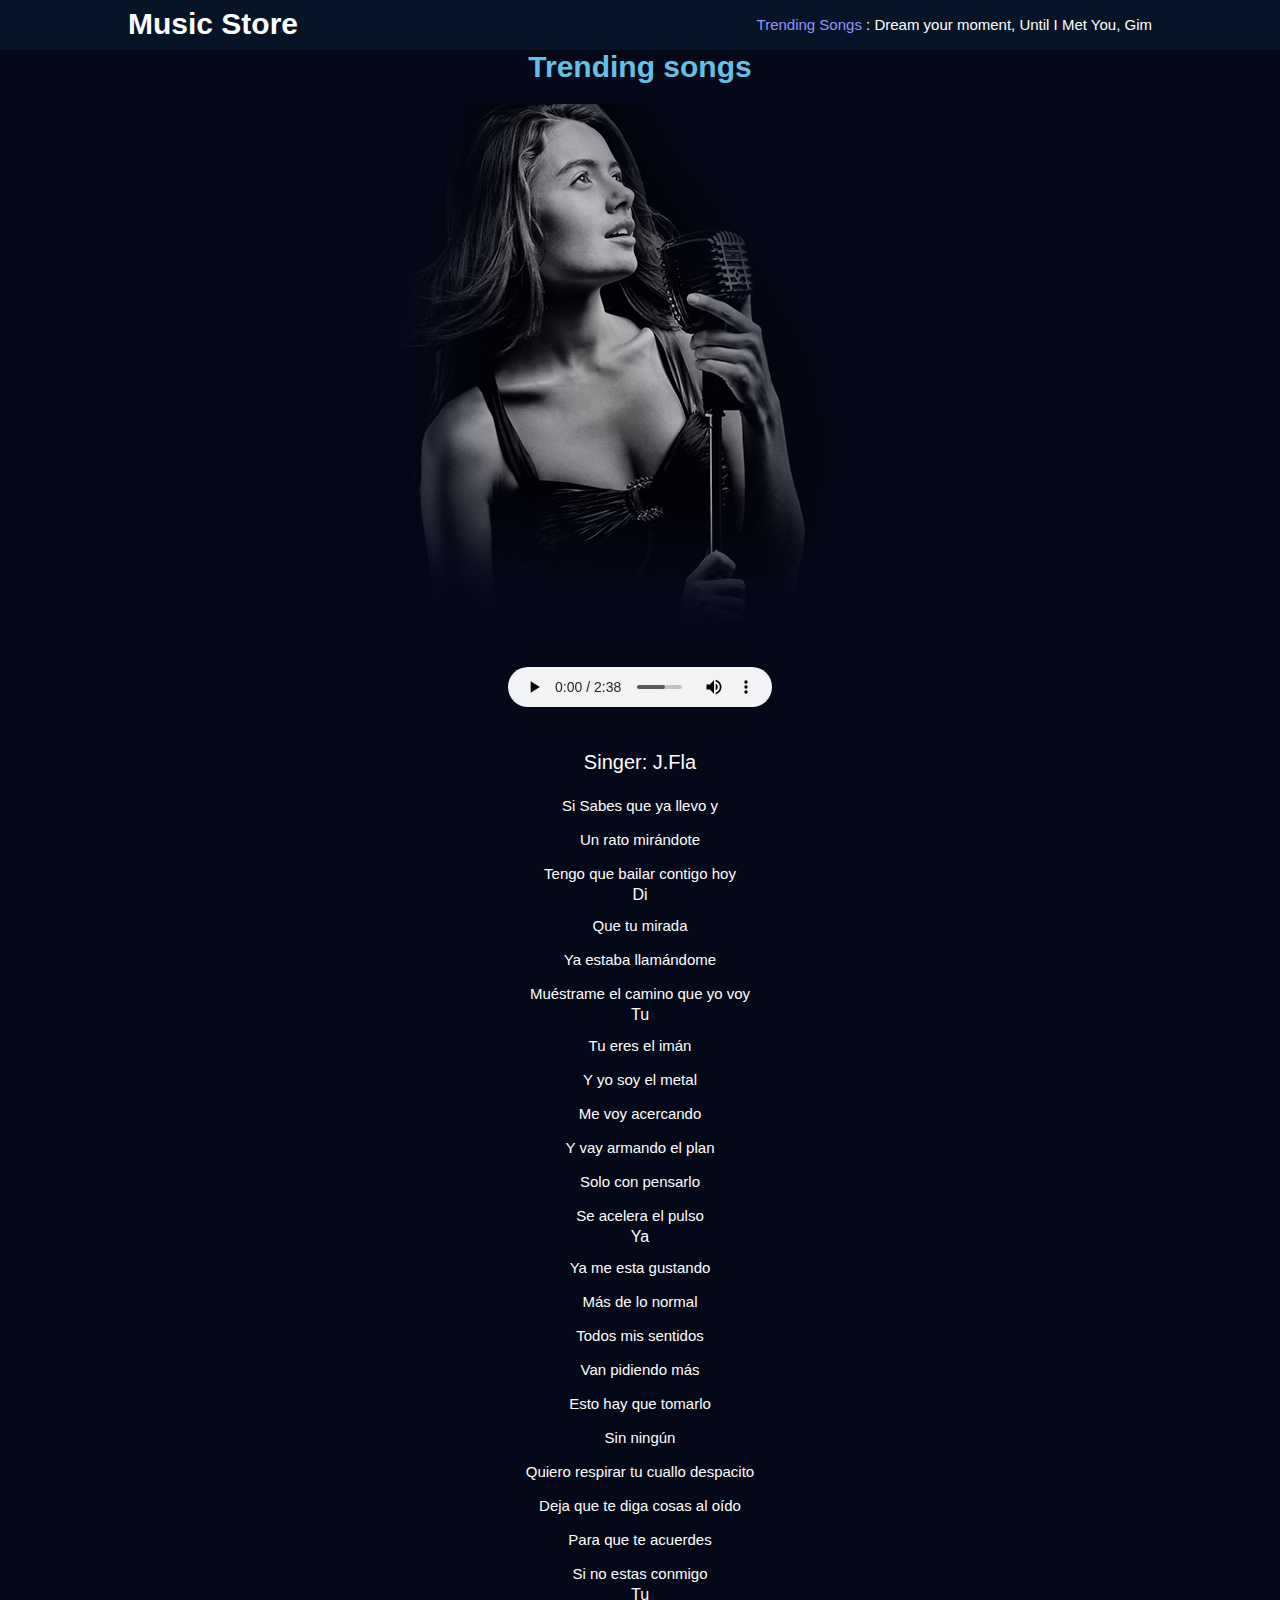
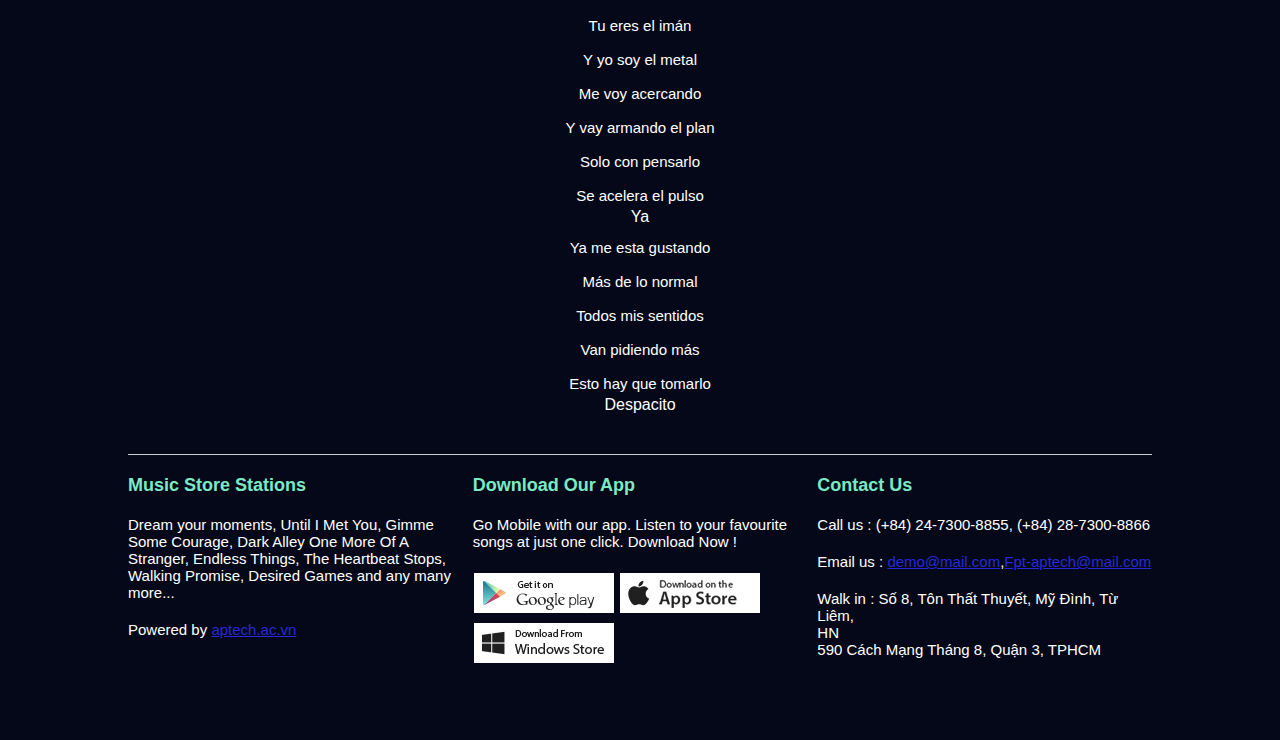
<file: Music Store Home/index2.html>
<!DOCTYPE html>
<html lang="en">
<head>
    <meta charset="UTF-8">
    <meta http-equiv="X-UA-Compatible" content="IE=edge">
    <meta name="viewport" content="width=, initial-scale=1.0">
    <title>Document</title>

    <link rel="stylesheet" href="./assets/css/main2.css">
    <link rel="stylesheet" href="./assets/font/themify-icons/themify-icons.css">
</head>
<body>
    <div id="main">
        <div class="navbar">
            <div class="header">
                <div class="header-text">
                    <div class="header-1">
                        <h1>Music Store</h1>
                    </div>
                    <div class="header-1">
                        <li><a href="">Trending Songs</a> : Dream your moment, Until I Met You, Gim</li>
                    </div>
                </div>
            </div>

            <div class="container">

                <div class="text-trending">
                    <div class="trending-one">
                        <h2>Trending songs</h2>
                    </div>

                    <div class="trending-banner">
                        <div class="banner">
                            <img src="./assets/img/banner.png" alt="">
                        </div>

                        <audio controls>
                            <source src="./assets/audio/Despacito-J-Fla.mp3">
                        </audio>

                        <div class="banner-text">
                            <h3>Singer: J.Fla</h3>
                            <p>Si Sabes que ya llevo y</p>
                            <p>Un rato mirándote</p>
                            <p>Tengo que bailar contigo hoy</p>
                            <span>Di</span>
                            <p>Que tu mirada</p>
                            <p>Ya estaba llamándome</p>
                            <p>Muéstrame el camino que yo voy</p>
                            <span>Tu</span>
                            <p>Tu eres el imán</p>
                            <p>Y yo soy el metal</p>
                            <p>Me voy acercando</p>
                            <p>Y vay armando el plan</p>
                            <p>Solo con pensarlo</p>
                            <p>Se acelera el pulso</p>
                            <span>Ya</span>
                            <p>Ya me esta gustando</p>
                            <p>Más de lo normal</p>
                            <p>Todos mis sentidos</p>
                            <p>Van pidiendo más</p>
                            <p>Esto hay que tomarlo</p>
                            <p>Sin ningún </p>
                            <p>Quiero respirar tu cuallo despacito</p>
                            <p>Deja que te diga cosas al oído</p>
                            <p>Para que te acuerdes</p>
                            <p>Si no estas conmigo</p>
                            <span>Tu</span>
                            <p>Tu eres el imán</p>
                            <p>Y yo soy el metal</p>
                            <p>Me voy acercando</p>
                            <p>Y vay armando el plan</p>
                            <p>Solo con pensarlo</p>
                            <p>Se acelera el pulso</p>
                            <span>Ya</span>
                            <p>Ya me esta gustando</p>
                            <p>Más de lo normal</p>
                            <p>Todos mis sentidos</p>
                            <p>Van pidiendo más</p>
                            <p>Esto hay que tomarlo</p>
                            <span>Despacito</span>
                        </div>
                    </div>
                </div>

                <div class="tab"></div>
                <div id="footer">
                    <div class="footer-col">
                        <div class="footer-col1">
                            <h2>Music Store Stations</h2>
                            <p>Dream your moments, Until I Met You, Gimme Some Courage, Dark Alley One More Of A Stranger, Endless Things, The Heartbeat Stops, Walking Promise, Desired Games and any many more... </p>
                            <p>Powered by <u>aptech.ac.vn</u></p>
                        </div>
    
                        <div class="footer-col2">
                            <h2>Download Our App</h2>
                            <p>Go Mobile with our app. Listen to your favourite songs at just one click. Download Now !</p>
                            <img src="./assets/img/google_play.jpg" alt="">
                            <img src="./assets/img/app_store.jpg" alt="">
                            <img src="./assets/img/windows.jpg" alt="">
                        </div>
    
                        <div class="footer-col3">
                            <h2>Contact Us</h2>
                            <p>Call us : (+84) 24-7300-8855, (+84) 28-7300-8866</p>
                            <p>Email us : <u>demo@mail.com</u>,<u>Fpt-aptech@mail.com</u></p>
                            <p>Walk in : Số 8, Tôn Thất Thuyết, Mỹ Đình, Từ Liêm,<br>HN
                                <br>590 Cách Mạng Tháng 8, Quận 3, TPHCM
                            </p>
                        </div>
                    </div>
                </div>
            </div>

        </div>
    </div>
</body>
</html>
</file>
<file: Music Store Home/assets/css/main1.css>
* {
    padding: 0;
    margin: 0;
    
}

body {
    font-family: sans-serif;
}

/* .navbar {
    
} */

.header {
    background-color: rgb(7, 20, 39);
    height: 50px;
    width: 100%;
    position: fixed;
}

.header-text {
    display: flex;
    width: 80%;
    justify-content: space-between;
    margin: 0 auto;
}

h1 {
    color: #fff;
    font-size: 30px;
}

.header-1 {
    line-height: 1.6;
    color: #fff;
    list-style: none;
}


.header-1 li {
    font-size: 15px;
    font-weight: 400;
}
.header-1 li a {
    color: rgb(148, 148, 247);
    text-decoration: none;
    
}

.header-1 li {
    line-height: 50px
}

.container {
    height: 2000px;
    width: 100%;
    background-color: rgb(5, 8, 24);
}

h2 {
    padding: 50px 0 20px 0;
    color: rgb(100, 193, 230);
}

#footer img {
    margin: 3px 1px;
}

.container__box {
    width: 80%;
    margin: 0 auto;
}

.items {
    display: flex;
}

.item1 {
    width: 25%;
}

.item1 img {
    width: 100%;
}

.item1-con {
    margin: 0 10px; 
    text-align: center;
    color: #fff;
}

h3 {
    font-size: 15px;
}

.item1-con p {
    font-size: 12px;
    padding: 8px 0;
}

.item1-con img {
    width: 100%;
    border-radius: 10px;
}

h4 {
    font-size: 13px;
    padding: 10px 0;
}

.content {
    text-align: center;
    height: 20px;
    padding: 25px 0;
    line-height: 1.5;
}

.content li {
    color: #fff;
    display: inline-block;
    font-size: 15px;
    padding: 0 18px;
}

.content li i {
    font-size: 10px;
}

.content li:hover {
    border: 1px solid rgb(46, 39, 39);
    color: white;
    background-color:rgb(72, 121, 104);
    border-radius: 5px;
    cursor: pointer;
}

.tab {
    border-bottom: 1px solid #ccc;
    width: 80%;
    margin: 0 auto;
}

.text-trending {
    margin-bottom: 40px;
}

.trending-one {
    text-align: center;
    font-size: 20px;
}

.trending-banner {
    text-align: center;
}

.trending-banner img {
    margin: 0 auto; 
}

.banner-text {
    text-align: center;
    color: white;
}

.banner-text h3 {
    font-size: 20px;
    font-weight: 300;
    padding: 20px 0 10px;
}

.banner-text i {
    font-size: 17px;
    margin: 10px 0;
}

.banner-text p {
    width: 60%;
    margin: 0 auto;
    font-size: 15px;
    padding: 20px 0;
    line-height: 25px;
}

#footer {
    width: 80%;
    text-align: left;
    margin: 0 auto;
}

#footer h2 {
    color: rgb(123, 233, 196);
    padding: 20px 0;
    font-size: 18px;
}

#footer p {
    color: #fff;
    font-size: 15px;
    padding-bottom: 20px;
}

#footer u {
    color: rgb(40, 40, 216);
}

.footer-col {
    display: flex;
}

.footer-col1 {
    flex: 1;
}

.footer-col2 {
    flex: 1;
    padding: 0 10px;
}

.footer-col3 {
    flex: 1;
}
</file>
<file: Music Store Home/assets/font/themify-icons/themify-icons.css>
@font-face {
	font-family: 'themify';
	src:url('fonts/themify.eot?-fvbane');
	src:url('fonts/themify.eot?#iefix-fvbane') format('embedded-opentype'),
		url('fonts/themify.woff?-fvbane') format('woff'),
		url('fonts/themify.ttf?-fvbane') format('truetype'),
		url('fonts/themify.svg?-fvbane#themify') format('svg');
	font-weight: normal;
	font-style: normal;
}

[class^="ti-"], [class*=" ti-"] {
	font-family: 'themify';
	speak: none;
	font-style: normal;
	font-weight: normal;
	font-variant: normal;
	text-transform: none;
	line-height: 1;

	/* Better Font Rendering =========== */
	-webkit-font-smoothing: antialiased;
	-moz-osx-font-smoothing: grayscale;
}

.ti-wand:before {
	content: "\e600";
}
.ti-volume:before {
	content: "\e601";
}
.ti-user:before {
	content: "\e602";
}
.ti-unlock:before {
	content: "\e603";
}
.ti-unlink:before {
	content: "\e604";
}
.ti-trash:before {
	content: "\e605";
}
.ti-thought:before {
	content: "\e606";
}
.ti-target:before {
	content: "\e607";
}
.ti-tag:before {
	content: "\e608";
}
.ti-tablet:before {
	content: "\e609";
}
.ti-star:before {
	content: "\e60a";
}
.ti-spray:before {
	content: "\e60b";
}
.ti-signal:before {
	content: "\e60c";
}
.ti-shopping-cart:before {
	content: "\e60d";
}
.ti-shopping-cart-full:before {
	content: "\e60e";
}
.ti-settings:before {
	content: "\e60f";
}
.ti-search:before {
	content: "\e610";
}
.ti-zoom-in:before {
	content: "\e611";
}
.ti-zoom-out:before {
	content: "\e612";
}
.ti-cut:before {
	content: "\e613";
}
.ti-ruler:before {
	content: "\e614";
}
.ti-ruler-pencil:before {
	content: "\e615";
}
.ti-ruler-alt:before {
	content: "\e616";
}
.ti-bookmark:before {
	content: "\e617";
}
.ti-bookmark-alt:before {
	content: "\e618";
}
.ti-reload:before {
	content: "\e619";
}
.ti-plus:before {
	content: "\e61a";
}
.ti-pin:before {
	content: "\e61b";
}
.ti-pencil:before {
	content: "\e61c";
}
.ti-pencil-alt:before {
	content: "\e61d";
}
.ti-paint-roller:before {
	content: "\e61e";
}
.ti-paint-bucket:before {
	content: "\e61f";
}
.ti-na:before {
	content: "\e620";
}
.ti-mobile:before {
	content: "\e621";
}
.ti-minus:before {
	content: "\e622";
}
.ti-medall:before {
	content: "\e623";
}
.ti-medall-alt:before {
	content: "\e624";
}
.ti-marker:before {
	content: "\e625";
}
.ti-marker-alt:before {
	content: "\e626";
}
.ti-arrow-up:before {
	content: "\e627";
}
.ti-arrow-right:before {
	content: "\e628";
}
.ti-arrow-left:before {
	content: "\e629";
}
.ti-arrow-down:before {
	content: "\e62a";
}
.ti-lock:before {
	content: "\e62b";
}
.ti-location-arrow:before {
	content: "\e62c";
}
.ti-link:before {
	content: "\e62d";
}
.ti-layout:before {
	content: "\e62e";
}
.ti-layers:before {
	content: "\e62f";
}
.ti-layers-alt:before {
	content: "\e630";
}
.ti-key:before {
	content: "\e631";
}
.ti-import:before {
	content: "\e632";
}
.ti-image:before {
	content: "\e633";
}
.ti-heart:before {
	content: "\e634";
}
.ti-heart-broken:before {
	content: "\e635";
}
.ti-hand-stop:before {
	content: "\e636";
}
.ti-hand-open:before {
	content: "\e637";
}
.ti-hand-drag:before {
	content: "\e638";
}
.ti-folder:before {
	content: "\e639";
}
.ti-flag:before {
	content: "\e63a";
}
.ti-flag-alt:before {
	content: "\e63b";
}
.ti-flag-alt-2:before {
	content: "\e63c";
}
.ti-eye:before {
	content: "\e63d";
}
.ti-export:before {
	content: "\e63e";
}
.ti-exchange-vertical:before {
	content: "\e63f";
}
.ti-desktop:before {
	content: "\e640";
}
.ti-cup:before {
	content: "\e641";
}
.ti-crown:before {
	content: "\e642";
}
.ti-comments:before {
	content: "\e643";
}
.ti-comment:before {
	content: "\e644";
}
.ti-comment-alt:before {
	content: "\e645";
}
.ti-close:before {
	content: "\e646";
}
.ti-clip:before {
	content: "\e647";
}
.ti-angle-up:before {
	content: "\e648";
}
.ti-angle-right:before {
	content: "\e649";
}
.ti-angle-left:before {
	content: "\e64a";
}
.ti-angle-down:before {
	content: "\e64b";
}
.ti-check:before {
	content: "\e64c";
}
.ti-check-box:before {
	content: "\e64d";
}
.ti-camera:before {
	content: "\e64e";
}
.ti-announcement:before {
	content: "\e64f";
}
.ti-brush:before {
	content: "\e650";
}
.ti-briefcase:before {
	content: "\e651";
}
.ti-bolt:before {
	content: "\e652";
}
.ti-bolt-alt:before {
	content: "\e653";
}
.ti-blackboard:before {
	content: "\e654";
}
.ti-bag:before {
	content: "\e655";
}
.ti-move:before {
	content: "\e656";
}
.ti-arrows-vertical:before {
	content: "\e657";
}
.ti-arrows-horizontal:before {
	content: "\e658";
}
.ti-fullscreen:before {
	content: "\e659";
}
.ti-arrow-top-right:before {
	content: "\e65a";
}
.ti-arrow-top-left:before {
	content: "\e65b";
}
.ti-arrow-circle-up:before {
	content: "\e65c";
}
.ti-arrow-circle-right:before {
	content: "\e65d";
}
.ti-arrow-circle-left:before {
	content: "\e65e";
}
.ti-arrow-circle-down:before {
	content: "\e65f";
}
.ti-angle-double-up:before {
	content: "\e660";
}
.ti-angle-double-right:before {
	content: "\e661";
}
.ti-angle-double-left:before {
	content: "\e662";
}
.ti-angle-double-down:before {
	content: "\e663";
}
.ti-zip:before {
	content: "\e664";
}
.ti-world:before {
	content: "\e665";
}
.ti-wheelchair:before {
	content: "\e666";
}
.ti-view-list:before {
	content: "\e667";
}
.ti-view-list-alt:before {
	content: "\e668";
}
.ti-view-grid:before {
	content: "\e669";
}
.ti-uppercase:before {
	content: "\e66a";
}
.ti-upload:before {
	content: "\e66b";
}
.ti-underline:before {
	content: "\e66c";
}
.ti-truck:before {
	content: "\e66d";
}
.ti-timer:before {
	content: "\e66e";
}
.ti-ticket:before {
	content: "\e66f";
}
.ti-thumb-up:before {
	content: "\e670";
}
.ti-thumb-down:before {
	content: "\e671";
}
.ti-text:before {
	content: "\e672";
}
.ti-stats-up:before {
	content: "\e673";
}
.ti-stats-down:before {
	content: "\e674";
}
.ti-split-v:before {
	content: "\e675";
}
.ti-split-h:before {
	content: "\e676";
}
.ti-smallcap:before {
	content: "\e677";
}
.ti-shine:before {
	content: "\e678";
}
.ti-shift-right:before {
	content: "\e679";
}
.ti-shift-left:before {
	content: "\e67a";
}
.ti-shield:before {
	content: "\e67b";
}
.ti-notepad:before {
	content: "\e67c";
}
.ti-server:before {
	content: "\e67d";
}
.ti-quote-right:before {
	content: "\e67e";
}
.ti-quote-left:before {
	content: "\e67f";
}
.ti-pulse:before {
	content: "\e680";
}
.ti-printer:before {
	content: "\e681";
}
.ti-power-off:before {
	content: "\e682";
}
.ti-plug:before {
	content: "\e683";
}
.ti-pie-chart:before {
	content: "\e684";
}
.ti-paragraph:before {
	content: "\e685";
}
.ti-panel:before {
	content: "\e686";
}
.ti-package:before {
	content: "\e687";
}
.ti-music:before {
	content: "\e688";
}
.ti-music-alt:before {
	content: "\e689";
}
.ti-mouse:before {
	content: "\e68a";
}
.ti-mouse-alt:before {
	content: "\e68b";
}
.ti-money:before {
	content: "\e68c";
}
.ti-microphone:before {
	content: "\e68d";
}
.ti-menu:before {
	content: "\e68e";
}
.ti-menu-alt:before {
	content: "\e68f";
}
.ti-map:before {
	content: "\e690";
}
.ti-map-alt:before {
	content: "\e691";
}
.ti-loop:before {
	content: "\e692";
}
.ti-location-pin:before {
	content: "\e693";
}
.ti-list:before {
	content: "\e694";
}
.ti-light-bulb:before {
	content: "\e695";
}
.ti-Italic:before {
	content: "\e696";
}
.ti-info:before {
	content: "\e697";
}
.ti-infinite:before {
	content: "\e698";
}
.ti-id-badge:before {
	content: "\e699";
}
.ti-hummer:before {
	content: "\e69a";
}
.ti-home:before {
	content: "\e69b";
}
.ti-help:before {
	content: "\e69c";
}
.ti-headphone:before {
	content: "\e69d";
}
.ti-harddrives:before {
	content: "\e69e";
}
.ti-harddrive:before {
	content: "\e69f";
}
.ti-gift:before {
	content: "\e6a0";
}
.ti-game:before {
	content: "\e6a1";
}
.ti-filter:before {
	content: "\e6a2";
}
.ti-files:before {
	content: "\e6a3";
}
.ti-file:before {
	content: "\e6a4";
}
.ti-eraser:before {
	content: "\e6a5";
}
.ti-envelope:before {
	content: "\e6a6";
}
.ti-download:before {
	content: "\e6a7";
}
.ti-direction:before {
	content: "\e6a8";
}
.ti-direction-alt:before {
	content: "\e6a9";
}
.ti-dashboard:before {
	content: "\e6aa";
}
.ti-control-stop:before {
	content: "\e6ab";
}
.ti-control-shuffle:before {
	content: "\e6ac";
}
.ti-control-play:before {
	content: "\e6ad";
}
.ti-control-pause:before {
	content: "\e6ae";
}
.ti-control-forward:before {
	content: "\e6af";
}
.ti-control-backward:before {
	content: "\e6b0";
}
.ti-cloud:before {
	content: "\e6b1";
}
.ti-cloud-up:before {
	content: "\e6b2";
}
.ti-cloud-down:before {
	content: "\e6b3";
}
.ti-clipboard:before {
	content: "\e6b4";
}
.ti-car:before {
	content: "\e6b5";
}
.ti-calendar:before {
	content: "\e6b6";
}
.ti-book:before {
	content: "\e6b7";
}
.ti-bell:before {
	content: "\e6b8";
}
.ti-basketball:before {
	content: "\e6b9";
}
.ti-bar-chart:before {
	content: "\e6ba";
}
.ti-bar-chart-alt:before {
	content: "\e6bb";
}
.ti-back-right:before {
	content: "\e6bc";
}
.ti-back-left:before {
	content: "\e6bd";
}
.ti-arrows-corner:before {
	content: "\e6be";
}
.ti-archive:before {
	content: "\e6bf";
}
.ti-anchor:before {
	content: "\e6c0";
}
.ti-align-right:before {
	content: "\e6c1";
}
.ti-align-left:before {
	content: "\e6c2";
}
.ti-align-justify:before {
	content: "\e6c3";
}
.ti-align-center:before {
	content: "\e6c4";
}
.ti-alert:before {
	content: "\e6c5";
}
.ti-alarm-clock:before {
	content: "\e6c6";
}
.ti-agenda:before {
	content: "\e6c7";
}
.ti-write:before {
	content: "\e6c8";
}
.ti-window:before {
	content: "\e6c9";
}
.ti-widgetized:before {
	content: "\e6ca";
}
.ti-widget:before {
	content: "\e6cb";
}
.ti-widget-alt:before {
	content: "\e6cc";
}
.ti-wallet:before {
	content: "\e6cd";
}
.ti-video-clapper:before {
	content: "\e6ce";
}
.ti-video-camera:before {
	content: "\e6cf";
}
.ti-vector:before {
	content: "\e6d0";
}
.ti-themify-logo:before {
	content: "\e6d1";
}
.ti-themify-favicon:before {
	content: "\e6d2";
}
.ti-themify-favicon-alt:before {
	content: "\e6d3";
}
.ti-support:before {
	content: "\e6d4";
}
.ti-stamp:before {
	content: "\e6d5";
}
.ti-split-v-alt:before {
	content: "\e6d6";
}
.ti-slice:before {
	content: "\e6d7";
}
.ti-shortcode:before {
	content: "\e6d8";
}
.ti-shift-right-alt:before {
	content: "\e6d9";
}
.ti-shift-left-alt:before {
	content: "\e6da";
}
.ti-ruler-alt-2:before {
	content: "\e6db";
}
.ti-receipt:before {
	content: "\e6dc";
}
.ti-pin2:before {
	content: "\e6dd";
}
.ti-pin-alt:before {
	content: "\e6de";
}
.ti-pencil-alt2:before {
	content: "\e6df";
}
.ti-palette:before {
	content: "\e6e0";
}
.ti-more:before {
	content: "\e6e1";
}
.ti-more-alt:before {
	content: "\e6e2";
}
.ti-microphone-alt:before {
	content: "\e6e3";
}
.ti-magnet:before {
	content: "\e6e4";
}
.ti-line-double:before {
	content: "\e6e5";
}
.ti-line-dotted:before {
	content: "\e6e6";
}
.ti-line-dashed:before {
	content: "\e6e7";
}
.ti-layout-width-full:before {
	content: "\e6e8";
}
.ti-layout-width-default:before {
	content: "\e6e9";
}
.ti-layout-width-default-alt:before {
	content: "\e6ea";
}
.ti-layout-tab:before {
	content: "\e6eb";
}
.ti-layout-tab-window:before {
	content: "\e6ec";
}
.ti-layout-tab-v:before {
	content: "\e6ed";
}
.ti-layout-tab-min:before {
	content: "\e6ee";
}
.ti-layout-slider:before {
	content: "\e6ef";
}
.ti-layout-slider-alt:before {
	content: "\e6f0";
}
.ti-layout-sidebar-right:before {
	content: "\e6f1";
}
.ti-layout-sidebar-none:before {
	content: "\e6f2";
}
.ti-layout-sidebar-left:before {
	content: "\e6f3";
}
.ti-layout-placeholder:before {
	content: "\e6f4";
}
.ti-layout-menu:before {
	content: "\e6f5";
}
.ti-layout-menu-v:before {
	content: "\e6f6";
}
.ti-layout-menu-separated:before {
	content: "\e6f7";
}
.ti-layout-menu-full:before {
	content: "\e6f8";
}
.ti-layout-media-right-alt:before {
	content: "\e6f9";
}
.ti-layout-media-right:before {
	content: "\e6fa";
}
.ti-layout-media-overlay:before {
	content: "\e6fb";
}
.ti-layout-media-overlay-alt:before {
	content: "\e6fc";
}
.ti-layout-media-overlay-alt-2:before {
	content: "\e6fd";
}
.ti-layout-media-left-alt:before {
	content: "\e6fe";
}
.ti-layout-media-left:before {
	content: "\e6ff";
}
.ti-layout-media-center-alt:before {
	content: "\e700";
}
.ti-layout-media-center:before {
	content: "\e701";
}
.ti-layout-list-thumb:before {
	content: "\e702";
}
.ti-layout-list-thumb-alt:before {
	content: "\e703";
}
.ti-layout-list-post:before {
	content: "\e704";
}
.ti-layout-list-large-image:before {
	content: "\e705";
}
.ti-layout-line-solid:before {
	content: "\e706";
}
.ti-layout-grid4:before {
	content: "\e707";
}
.ti-layout-grid3:before {
	content: "\e708";
}
.ti-layout-grid2:before {
	content: "\e709";
}
.ti-layout-grid2-thumb:before {
	content: "\e70a";
}
.ti-layout-cta-right:before {
	content: "\e70b";
}
.ti-layout-cta-left:before {
	content: "\e70c";
}
.ti-layout-cta-center:before {
	content: "\e70d";
}
.ti-layout-cta-btn-right:before {
	content: "\e70e";
}
.ti-layout-cta-btn-left:before {
	content: "\e70f";
}
.ti-layout-column4:before {
	content: "\e710";
}
.ti-layout-column3:before {
	content: "\e711";
}
.ti-layout-column2:before {
	content: "\e712";
}
.ti-layout-accordion-separated:before {
	content: "\e713";
}
.ti-layout-accordion-merged:before {
	content: "\e714";
}
.ti-layout-accordion-list:before {
	content: "\e715";
}
.ti-ink-pen:before {
	content: "\e716";
}
.ti-info-alt:before {
	content: "\e717";
}
.ti-help-alt:before {
	content: "\e718";
}
.ti-headphone-alt:before {
	content: "\e719";
}
.ti-hand-point-up:before {
	content: "\e71a";
}
.ti-hand-point-right:before {
	content: "\e71b";
}
.ti-hand-point-left:before {
	content: "\e71c";
}
.ti-hand-point-down:before {
	content: "\e71d";
}
.ti-gallery:before {
	content: "\e71e";
}
.ti-face-smile:before {
	content: "\e71f";
}
.ti-face-sad:before {
	content: "\e720";
}
.ti-credit-card:before {
	content: "\e721";
}
.ti-control-skip-forward:before {
	content: "\e722";
}
.ti-control-skip-backward:before {
	content: "\e723";
}
.ti-control-record:before {
	content: "\e724";
}
.ti-control-eject:before {
	content: "\e725";
}
.ti-comments-smiley:before {
	content: "\e726";
}
.ti-brush-alt:before {
	content: "\e727";
}
.ti-youtube:before {
	content: "\e728";
}
.ti-vimeo:before {
	content: "\e729";
}
.ti-twitter:before {
	content: "\e72a";
}
.ti-time:before {
	content: "\e72b";
}
.ti-tumblr:before {
	content: "\e72c";
}
.ti-skype:before {
	content: "\e72d";
}
.ti-share:before {
	content: "\e72e";
}
.ti-share-alt:before {
	content: "\e72f";
}
.ti-rocket:before {
	content: "\e730";
}
.ti-pinterest:before {
	content: "\e731";
}
.ti-new-window:before {
	content: "\e732";
}
.ti-microsoft:before {
	content: "\e733";
}
.ti-list-ol:before {
	content: "\e734";
}
.ti-linkedin:before {
	content: "\e735";
}
.ti-layout-sidebar-2:before {
	content: "\e736";
}
.ti-layout-grid4-alt:before {
	content: "\e737";
}
.ti-layout-grid3-alt:before {
	content: "\e738";
}
.ti-layout-grid2-alt:before {
	content: "\e739";
}
.ti-layout-column4-alt:before {
	content: "\e73a";
}
.ti-layout-column3-alt:before {
	content: "\e73b";
}
.ti-layout-column2-alt:before {
	content: "\e73c";
}
.ti-instagram:before {
	content: "\e73d";
}
.ti-google:before {
	content: "\e73e";
}
.ti-github:before {
	content: "\e73f";
}
.ti-flickr:before {
	content: "\e740";
}
.ti-facebook:before {
	content: "\e741";
}
.ti-dropbox:before {
	content: "\e742";
}
.ti-dribbble:before {
	content: "\e743";
}
.ti-apple:before {
	content: "\e744";
}
.ti-android:before {
	content: "\e745";
}
.ti-save:before {
	content: "\e746";
}
.ti-save-alt:before {
	content: "\e747";
}
.ti-yahoo:before {
	content: "\e748";
}
.ti-wordpress:before {
	content: "\e749";
}
.ti-vimeo-alt:before {
	content: "\e74a";
}
.ti-twitter-alt:before {
	content: "\e74b";
}
.ti-tumblr-alt:before {
	content: "\e74c";
}
.ti-trello:before {
	content: "\e74d";
}
.ti-stack-overflow:before {
	content: "\e74e";
}
.ti-soundcloud:before {
	content: "\e74f";
}
.ti-sharethis:before {
	content: "\e750";
}
.ti-sharethis-alt:before {
	content: "\e751";
}
.ti-reddit:before {
	content: "\e752";
}
.ti-pinterest-alt:before {
	content: "\e753";
}
.ti-microsoft-alt:before {
	content: "\e754";
}
.ti-linux:before {
	content: "\e755";
}
.ti-jsfiddle:before {
	content: "\e756";
}
.ti-joomla:before {
	content: "\e757";
}
.ti-html5:before {
	content: "\e758";
}
.ti-flickr-alt:before {
	content: "\e759";
}
.ti-email:before {
	content: "\e75a";
}
.ti-drupal:before {
	content: "\e75b";
}
.ti-dropbox-alt:before {
	content: "\e75c";
}
.ti-css3:before {
	content: "\e75d";
}
.ti-rss:before {
	content: "\e75e";
}
.ti-rss-alt:before {
	content: "\e75f";
}
</file>
<file: Music Store Home/assets/font/themify-icons/demo-files/demo.css>
body {
	font: normal 1em/1.5em Arial, Helvetica, sans-serif;
	max-width: 90%;
	margin: 30px auto 0;
}
h1, h3 {
	font-weight: normal;
}
h3 {
	font-size: 1.4;
	text-transform: uppercase;
	letter-spacing: 1px;
}

.icon-section {
	margin: 0 0 3em;
	clear: both;
	overflow: hidden;
}
.icon-container {
	width: 240px; 
	padding: .7em 0;
	float: left; 
	position: relative;
	text-align: left;
}
.icon-container [class^="ti-"], 
.icon-container [class*=" ti-"] {
	color: #000;
	position: absolute;
	margin-top: 3px;
	transition: .3s;
}
.icon-container:hover [class^="ti-"],
.icon-container:hover [class*=" ti-"] {
	font-size: 2.2em;
	margin-top: -5px;
}
.icon-container:hover .icon-name {
	color: #000;
}
.icon-name {
	color: #aaa;
	margin-left: 35px;
	font-size: .8em;
	transition: .3s;
}
.icon-container:hover .icon-name {
	margin-left: 45px;
}
</file>
<file: Music Store Home/assets/font/themify-icons/ie7/ie7.css>
.ti-wand {
	*zoom: expression(this.runtimeStyle['zoom'] = '1', this.innerHTML = '&#xe600;');
}
.ti-volume {
	*zoom: expression(this.runtimeStyle['zoom'] = '1', this.innerHTML = '&#xe601;');
}
.ti-user {
	*zoom: expression(this.runtimeStyle['zoom'] = '1', this.innerHTML = '&#xe602;');
}
.ti-unlock {
	*zoom: expression(this.runtimeStyle['zoom'] = '1', this.innerHTML = '&#xe603;');
}
.ti-unlink {
	*zoom: expression(this.runtimeStyle['zoom'] = '1', this.innerHTML = '&#xe604;');
}
.ti-trash {
	*zoom: expression(this.runtimeStyle['zoom'] = '1', this.innerHTML = '&#xe605;');
}
.ti-thought {
	*zoom: expression(this.runtimeStyle['zoom'] = '1', this.innerHTML = '&#xe606;');
}
.ti-target {
	*zoom: expression(this.runtimeStyle['zoom'] = '1', this.innerHTML = '&#xe607;');
}
.ti-tag {
	*zoom: expression(this.runtimeStyle['zoom'] = '1', this.innerHTML = '&#xe608;');
}
.ti-tablet {
	*zoom: expression(this.runtimeStyle['zoom'] = '1', this.innerHTML = '&#xe609;');
}
.ti-star {
	*zoom: expression(this.runtimeStyle['zoom'] = '1', this.innerHTML = '&#xe60a;');
}
.ti-spray {
	*zoom: expression(this.runtimeStyle['zoom'] = '1', this.innerHTML = '&#xe60b;');
}
.ti-signal {
	*zoom: expression(this.runtimeStyle['zoom'] = '1', this.innerHTML = '&#xe60c;');
}
.ti-shopping-cart {
	*zoom: expression(this.runtimeStyle['zoom'] = '1', this.innerHTML = '&#xe60d;');
}
.ti-shopping-cart-full {
	*zoom: expression(this.runtimeStyle['zoom'] = '1', this.innerHTML = '&#xe60e;');
}
.ti-settings {
	*zoom: expression(this.runtimeStyle['zoom'] = '1', this.innerHTML = '&#xe60f;');
}
.ti-search {
	*zoom: expression(this.runtimeStyle['zoom'] = '1', this.innerHTML = '&#xe610;');
}
.ti-zoom-in {
	*zoom: expression(this.runtimeStyle['zoom'] = '1', this.innerHTML = '&#xe611;');
}
.ti-zoom-out {
	*zoom: expression(this.runtimeStyle['zoom'] = '1', this.innerHTML = '&#xe612;');
}
.ti-cut {
	*zoom: expression(this.runtimeStyle['zoom'] = '1', this.innerHTML = '&#xe613;');
}
.ti-ruler {
	*zoom: expression(this.runtimeStyle['zoom'] = '1', this.innerHTML = '&#xe614;');
}
.ti-ruler-pencil {
	*zoom: expression(this.runtimeStyle['zoom'] = '1', this.innerHTML = '&#xe615;');
}
.ti-ruler-alt {
	*zoom: expression(this.runtimeStyle['zoom'] = '1', this.innerHTML = '&#xe616;');
}
.ti-bookmark {
	*zoom: expression(this.runtimeStyle['zoom'] = '1', this.innerHTML = '&#xe617;');
}
.ti-bookmark-alt {
	*zoom: expression(this.runtimeStyle['zoom'] = '1', this.innerHTML = '&#xe618;');
}
.ti-reload {
	*zoom: expression(this.runtimeStyle['zoom'] = '1', this.innerHTML = '&#xe619;');
}
.ti-plus {
	*zoom: expression(this.runtimeStyle['zoom'] = '1', this.innerHTML = '&#xe61a;');
}
.ti-pin {
	*zoom: expression(this.runtimeStyle['zoom'] = '1', this.innerHTML = '&#xe61b;');
}
.ti-pencil {
	*zoom: expression(this.runtimeStyle['zoom'] = '1', this.innerHTML = '&#xe61c;');
}
.ti-pencil-alt {
	*zoom: expression(this.runtimeStyle['zoom'] = '1', this.innerHTML = '&#xe61d;');
}
.ti-paint-roller {
	*zoom: expression(this.runtimeStyle['zoom'] = '1', this.innerHTML = '&#xe61e;');
}
.ti-paint-bucket {
	*zoom: expression(this.runtimeStyle['zoom'] = '1', this.innerHTML = '&#xe61f;');
}
.ti-na {
	*zoom: expression(this.runtimeStyle['zoom'] = '1', this.innerHTML = '&#xe620;');
}
.ti-mobile {
	*zoom: expression(this.runtimeStyle['zoom'] = '1', this.innerHTML = '&#xe621;');
}
.ti-minus {
	*zoom: expression(this.runtimeStyle['zoom'] = '1', this.innerHTML = '&#xe622;');
}
.ti-medall {
	*zoom: expression(this.runtimeStyle['zoom'] = '1', this.innerHTML = '&#xe623;');
}
.ti-medall-alt {
	*zoom: expression(this.runtimeStyle['zoom'] = '1', this.innerHTML = '&#xe624;');
}
.ti-marker {
	*zoom: expression(this.runtimeStyle['zoom'] = '1', this.innerHTML = '&#xe625;');
}
.ti-marker-alt {
	*zoom: expression(this.runtimeStyle['zoom'] = '1', this.innerHTML = '&#xe626;');
}
.ti-arrow-up {
	*zoom: expression(this.runtimeStyle['zoom'] = '1', this.innerHTML = '&#xe627;');
}
.ti-arrow-right {
	*zoom: expression(this.runtimeStyle['zoom'] = '1', this.innerHTML = '&#xe628;');
}
.ti-arrow-left {
	*zoom: expression(this.runtimeStyle['zoom'] = '1', this.innerHTML = '&#xe629;');
}
.ti-arrow-down {
	*zoom: expression(this.runtimeStyle['zoom'] = '1', this.innerHTML = '&#xe62a;');
}
.ti-lock {
	*zoom: expression(this.runtimeStyle['zoom'] = '1', this.innerHTML = '&#xe62b;');
}
.ti-location-arrow {
	*zoom: expression(this.runtimeStyle['zoom'] = '1', this.innerHTML = '&#xe62c;');
}
.ti-link {
	*zoom: expression(this.runtimeStyle['zoom'] = '1', this.innerHTML = '&#xe62d;');
}
.ti-layout {
	*zoom: expression(this.runtimeStyle['zoom'] = '1', this.innerHTML = '&#xe62e;');
}
.ti-layers {
	*zoom: expression(this.runtimeStyle['zoom'] = '1', this.innerHTML = '&#xe62f;');
}
.ti-layers-alt {
	*zoom: expression(this.runtimeStyle['zoom'] = '1', this.innerHTML = '&#xe630;');
}
.ti-key {
	*zoom: expression(this.runtimeStyle['zoom'] = '1', this.innerHTML = '&#xe631;');
}
.ti-import {
	*zoom: expression(this.runtimeStyle['zoom'] = '1', this.innerHTML = '&#xe632;');
}
.ti-image {
	*zoom: expression(this.runtimeStyle['zoom'] = '1', this.innerHTML = '&#xe633;');
}
.ti-heart {
	*zoom: expression(this.runtimeStyle['zoom'] = '1', this.innerHTML = '&#xe634;');
}
.ti-heart-broken {
	*zoom: expression(this.runtimeStyle['zoom'] = '1', this.innerHTML = '&#xe635;');
}
.ti-hand-stop {
	*zoom: expression(this.runtimeStyle['zoom'] = '1', this.innerHTML = '&#xe636;');
}
.ti-hand-open {
	*zoom: expression(this.runtimeStyle['zoom'] = '1', this.innerHTML = '&#xe637;');
}
.ti-hand-drag {
	*zoom: expression(this.runtimeStyle['zoom'] = '1', this.innerHTML = '&#xe638;');
}
.ti-folder {
	*zoom: expression(this.runtimeStyle['zoom'] = '1', this.innerHTML = '&#xe639;');
}
.ti-flag {
	*zoom: expression(this.runtimeStyle['zoom'] = '1', this.innerHTML = '&#xe63a;');
}
.ti-flag-alt {
	*zoom: expression(this.runtimeStyle['zoom'] = '1', this.innerHTML = '&#xe63b;');
}
.ti-flag-alt-2 {
	*zoom: expression(this.runtimeStyle['zoom'] = '1', this.innerHTML = '&#xe63c;');
}
.ti-eye {
	*zoom: expression(this.runtimeStyle['zoom'] = '1', this.innerHTML = '&#xe63d;');
}
.ti-export {
	*zoom: expression(this.runtimeStyle['zoom'] = '1', this.innerHTML = '&#xe63e;');
}
.ti-exchange-vertical {
	*zoom: expression(this.runtimeStyle['zoom'] = '1', this.innerHTML = '&#xe63f;');
}
.ti-desktop {
	*zoom: expression(this.runtimeStyle['zoom'] = '1', this.innerHTML = '&#xe640;');
}
.ti-cup {
	*zoom: expression(this.runtimeStyle['zoom'] = '1', this.innerHTML = '&#xe641;');
}
.ti-crown {
	*zoom: expression(this.runtimeStyle['zoom'] = '1', this.innerHTML = '&#xe642;');
}
.ti-comments {
	*zoom: expression(this.runtimeStyle['zoom'] = '1', this.innerHTML = '&#xe643;');
}
.ti-comment {
	*zoom: expression(this.runtimeStyle['zoom'] = '1', this.innerHTML = '&#xe644;');
}
.ti-comment-alt {
	*zoom: expression(this.runtimeStyle['zoom'] = '1', this.innerHTML = '&#xe645;');
}
.ti-close {
	*zoom: expression(this.runtimeStyle['zoom'] = '1', this.innerHTML = '&#xe646;');
}
.ti-clip {
	*zoom: expression(this.runtimeStyle['zoom'] = '1', this.innerHTML = '&#xe647;');
}
.ti-angle-up {
	*zoom: expression(this.runtimeStyle['zoom'] = '1', this.innerHTML = '&#xe648;');
}
.ti-angle-right {
	*zoom: expression(this.runtimeStyle['zoom'] = '1', this.innerHTML = '&#xe649;');
}
.ti-angle-left {
	*zoom: expression(this.runtimeStyle['zoom'] = '1', this.innerHTML = '&#xe64a;');
}
.ti-angle-down {
	*zoom: expression(this.runtimeStyle['zoom'] = '1', this.innerHTML = '&#xe64b;');
}
.ti-check {
	*zoom: expression(this.runtimeStyle['zoom'] = '1', this.innerHTML = '&#xe64c;');
}
.ti-check-box {
	*zoom: expression(this.runtimeStyle['zoom'] = '1', this.innerHTML = '&#xe64d;');
}
.ti-camera {
	*zoom: expression(this.runtimeStyle['zoom'] = '1', this.innerHTML = '&#xe64e;');
}
.ti-announcement {
	*zoom: expression(this.runtimeStyle['zoom'] = '1', this.innerHTML = '&#xe64f;');
}
.ti-brush {
	*zoom: expression(this.runtimeStyle['zoom'] = '1', this.innerHTML = '&#xe650;');
}
.ti-briefcase {
	*zoom: expression(this.runtimeStyle['zoom'] = '1', this.innerHTML = '&#xe651;');
}
.ti-bolt {
	*zoom: expression(this.runtimeStyle['zoom'] = '1', this.innerHTML = '&#xe652;');
}
.ti-bolt-alt {
	*zoom: expression(this.runtimeStyle['zoom'] = '1', this.innerHTML = '&#xe653;');
}
.ti-blackboard {
	*zoom: expression(this.runtimeStyle['zoom'] = '1', this.innerHTML = '&#xe654;');
}
.ti-bag {
	*zoom: expression(this.runtimeStyle['zoom'] = '1', this.innerHTML = '&#xe655;');
}
.ti-move {
	*zoom: expression(this.runtimeStyle['zoom'] = '1', this.innerHTML = '&#xe656;');
}
.ti-arrows-vertical {
	*zoom: expression(this.runtimeStyle['zoom'] = '1', this.innerHTML = '&#xe657;');
}
.ti-arrows-horizontal {
	*zoom: expression(this.runtimeStyle['zoom'] = '1', this.innerHTML = '&#xe658;');
}
.ti-fullscreen {
	*zoom: expression(this.runtimeStyle['zoom'] = '1', this.innerHTML = '&#xe659;');
}
.ti-arrow-top-right {
	*zoom: expression(this.runtimeStyle['zoom'] = '1', this.innerHTML = '&#xe65a;');
}
.ti-arrow-top-left {
	*zoom: expression(this.runtimeStyle['zoom'] = '1', this.innerHTML = '&#xe65b;');
}
.ti-arrow-circle-up {
	*zoom: expression(this.runtimeStyle['zoom'] = '1', this.innerHTML = '&#xe65c;');
}
.ti-arrow-circle-right {
	*zoom: expression(this.runtimeStyle['zoom'] = '1', this.innerHTML = '&#xe65d;');
}
.ti-arrow-circle-left {
	*zoom: expression(this.runtimeStyle['zoom'] = '1', this.innerHTML = '&#xe65e;');
}
.ti-arrow-circle-down {
	*zoom: expression(this.runtimeStyle['zoom'] = '1', this.innerHTML = '&#xe65f;');
}
.ti-angle-double-up {
	*zoom: expression(this.runtimeStyle['zoom'] = '1', this.innerHTML = '&#xe660;');
}
.ti-angle-double-right {
	*zoom: expression(this.runtimeStyle['zoom'] = '1', this.innerHTML = '&#xe661;');
}
.ti-angle-double-left {
	*zoom: expression(this.runtimeStyle['zoom'] = '1', this.innerHTML = '&#xe662;');
}
.ti-angle-double-down {
	*zoom: expression(this.runtimeStyle['zoom'] = '1', this.innerHTML = '&#xe663;');
}
.ti-zip {
	*zoom: expression(this.runtimeStyle['zoom'] = '1', this.innerHTML = '&#xe664;');
}
.ti-world {
	*zoom: expression(this.runtimeStyle['zoom'] = '1', this.innerHTML = '&#xe665;');
}
.ti-wheelchair {
	*zoom: expression(this.runtimeStyle['zoom'] = '1', this.innerHTML = '&#xe666;');
}
.ti-view-list {
	*zoom: expression(this.runtimeStyle['zoom'] = '1', this.innerHTML = '&#xe667;');
}
.ti-view-list-alt {
	*zoom: expression(this.runtimeStyle['zoom'] = '1', this.innerHTML = '&#xe668;');
}
.ti-view-grid {
	*zoom: expression(this.runtimeStyle['zoom'] = '1', this.innerHTML = '&#xe669;');
}
.ti-uppercase {
	*zoom: expression(this.runtimeStyle['zoom'] = '1', this.innerHTML = '&#xe66a;');
}
.ti-upload {
	*zoom: expression(this.runtimeStyle['zoom'] = '1', this.innerHTML = '&#xe66b;');
}
.ti-underline {
	*zoom: expression(this.runtimeStyle['zoom'] = '1', this.innerHTML = '&#xe66c;');
}
.ti-truck {
	*zoom: expression(this.runtimeStyle['zoom'] = '1', this.innerHTML = '&#xe66d;');
}
.ti-timer {
	*zoom: expression(this.runtimeStyle['zoom'] = '1', this.innerHTML = '&#xe66e;');
}
.ti-ticket {
	*zoom: expression(this.runtimeStyle['zoom'] = '1', this.innerHTML = '&#xe66f;');
}
.ti-thumb-up {
	*zoom: expression(this.runtimeStyle['zoom'] = '1', this.innerHTML = '&#xe670;');
}
.ti-thumb-down {
	*zoom: expression(this.runtimeStyle['zoom'] = '1', this.innerHTML = '&#xe671;');
}
.ti-text {
	*zoom: expression(this.runtimeStyle['zoom'] = '1', this.innerHTML = '&#xe672;');
}
.ti-stats-up {
	*zoom: expression(this.runtimeStyle['zoom'] = '1', this.innerHTML = '&#xe673;');
}
.ti-stats-down {
	*zoom: expression(this.runtimeStyle['zoom'] = '1', this.innerHTML = '&#xe674;');
}
.ti-split-v {
	*zoom: expression(this.runtimeStyle['zoom'] = '1', this.innerHTML = '&#xe675;');
}
.ti-split-h {
	*zoom: expression(this.runtimeStyle['zoom'] = '1', this.innerHTML = '&#xe676;');
}
.ti-smallcap {
	*zoom: expression(this.runtimeStyle['zoom'] = '1', this.innerHTML = '&#xe677;');
}
.ti-shine {
	*zoom: expression(this.runtimeStyle['zoom'] = '1', this.innerHTML = '&#xe678;');
}
.ti-shift-right {
	*zoom: expression(this.runtimeStyle['zoom'] = '1', this.innerHTML = '&#xe679;');
}
.ti-shift-left {
	*zoom: expression(this.runtimeStyle['zoom'] = '1', this.innerHTML = '&#xe67a;');
}
.ti-shield {
	*zoom: expression(this.runtimeStyle['zoom'] = '1', this.innerHTML = '&#xe67b;');
}
.ti-notepad {
	*zoom: expression(this.runtimeStyle['zoom'] = '1', this.innerHTML = '&#xe67c;');
}
.ti-server {
	*zoom: expression(this.runtimeStyle['zoom'] = '1', this.innerHTML = '&#xe67d;');
}
.ti-quote-right {
	*zoom: expression(this.runtimeStyle['zoom'] = '1', this.innerHTML = '&#xe67e;');
}
.ti-quote-left {
	*zoom: expression(this.runtimeStyle['zoom'] = '1', this.innerHTML = '&#xe67f;');
}
.ti-pulse {
	*zoom: expression(this.runtimeStyle['zoom'] = '1', this.innerHTML = '&#xe680;');
}
.ti-printer {
	*zoom: expression(this.runtimeStyle['zoom'] = '1', this.innerHTML = '&#xe681;');
}
.ti-power-off {
	*zoom: expression(this.runtimeStyle['zoom'] = '1', this.innerHTML = '&#xe682;');
}
.ti-plug {
	*zoom: expression(this.runtimeStyle['zoom'] = '1', this.innerHTML = '&#xe683;');
}
.ti-pie-chart {
	*zoom: expression(this.runtimeStyle['zoom'] = '1', this.innerHTML = '&#xe684;');
}
.ti-paragraph {
	*zoom: expression(this.runtimeStyle['zoom'] = '1', this.innerHTML = '&#xe685;');
}
.ti-panel {
	*zoom: expression(this.runtimeStyle['zoom'] = '1', this.innerHTML = '&#xe686;');
}
.ti-package {
	*zoom: expression(this.runtimeStyle['zoom'] = '1', this.innerHTML = '&#xe687;');
}
.ti-music {
	*zoom: expression(this.runtimeStyle['zoom'] = '1', this.innerHTML = '&#xe688;');
}
.ti-music-alt {
	*zoom: expression(this.runtimeStyle['zoom'] = '1', this.innerHTML = '&#xe689;');
}
.ti-mouse {
	*zoom: expression(this.runtimeStyle['zoom'] = '1', this.innerHTML = '&#xe68a;');
}
.ti-mouse-alt {
	*zoom: expression(this.runtimeStyle['zoom'] = '1', this.innerHTML = '&#xe68b;');
}
.ti-money {
	*zoom: expression(this.runtimeStyle['zoom'] = '1', this.innerHTML = '&#xe68c;');
}
.ti-microphone {
	*zoom: expression(this.runtimeStyle['zoom'] = '1', this.innerHTML = '&#xe68d;');
}
.ti-menu {
	*zoom: expression(this.runtimeStyle['zoom'] = '1', this.innerHTML = '&#xe68e;');
}
.ti-menu-alt {
	*zoom: expression(this.runtimeStyle['zoom'] = '1', this.innerHTML = '&#xe68f;');
}
.ti-map {
	*zoom: expression(this.runtimeStyle['zoom'] = '1', this.innerHTML = '&#xe690;');
}
.ti-map-alt {
	*zoom: expression(this.runtimeStyle['zoom'] = '1', this.innerHTML = '&#xe691;');
}
.ti-loop {
	*zoom: expression(this.runtimeStyle['zoom'] = '1', this.innerHTML = '&#xe692;');
}
.ti-location-pin {
	*zoom: expression(this.runtimeStyle['zoom'] = '1', this.innerHTML = '&#xe693;');
}
.ti-list {
	*zoom: expression(this.runtimeStyle['zoom'] = '1', this.innerHTML = '&#xe694;');
}
.ti-light-bulb {
	*zoom: expression(this.runtimeStyle['zoom'] = '1', this.innerHTML = '&#xe695;');
}
.ti-Italic {
	*zoom: expression(this.runtimeStyle['zoom'] = '1', this.innerHTML = '&#xe696;');
}
.ti-info {
	*zoom: expression(this.runtimeStyle['zoom'] = '1', this.innerHTML = '&#xe697;');
}
.ti-infinite {
	*zoom: expression(this.runtimeStyle['zoom'] = '1', this.innerHTML = '&#xe698;');
}
.ti-id-badge {
	*zoom: expression(this.runtimeStyle['zoom'] = '1', this.innerHTML = '&#xe699;');
}
.ti-hummer {
	*zoom: expression(this.runtimeStyle['zoom'] = '1', this.innerHTML = '&#xe69a;');
}
.ti-home {
	*zoom: expression(this.runtimeStyle['zoom'] = '1', this.innerHTML = '&#xe69b;');
}
.ti-help {
	*zoom: expression(this.runtimeStyle['zoom'] = '1', this.innerHTML = '&#xe69c;');
}
.ti-headphone {
	*zoom: expression(this.runtimeStyle['zoom'] = '1', this.innerHTML = '&#xe69d;');
}
.ti-harddrives {
	*zoom: expression(this.runtimeStyle['zoom'] = '1', this.innerHTML = '&#xe69e;');
}
.ti-harddrive {
	*zoom: expression(this.runtimeStyle['zoom'] = '1', this.innerHTML = '&#xe69f;');
}
.ti-gift {
	*zoom: expression(this.runtimeStyle['zoom'] = '1', this.innerHTML = '&#xe6a0;');
}
.ti-game {
	*zoom: expression(this.runtimeStyle['zoom'] = '1', this.innerHTML = '&#xe6a1;');
}
.ti-filter {
	*zoom: expression(this.runtimeStyle['zoom'] = '1', this.innerHTML = '&#xe6a2;');
}
.ti-files {
	*zoom: expression(this.runtimeStyle['zoom'] = '1', this.innerHTML = '&#xe6a3;');
}
.ti-file {
	*zoom: expression(this.runtimeStyle['zoom'] = '1', this.innerHTML = '&#xe6a4;');
}
.ti-eraser {
	*zoom: expression(this.runtimeStyle['zoom'] = '1', this.innerHTML = '&#xe6a5;');
}
.ti-envelope {
	*zoom: expression(this.runtimeStyle['zoom'] = '1', this.innerHTML = '&#xe6a6;');
}
.ti-download {
	*zoom: expression(this.runtimeStyle['zoom'] = '1', this.innerHTML = '&#xe6a7;');
}
.ti-direction {
	*zoom: expression(this.runtimeStyle['zoom'] = '1', this.innerHTML = '&#xe6a8;');
}
.ti-direction-alt {
	*zoom: expression(this.runtimeStyle['zoom'] = '1', this.innerHTML = '&#xe6a9;');
}
.ti-dashboard {
	*zoom: expression(this.runtimeStyle['zoom'] = '1', this.innerHTML = '&#xe6aa;');
}
.ti-control-stop {
	*zoom: expression(this.runtimeStyle['zoom'] = '1', this.innerHTML = '&#xe6ab;');
}
.ti-control-shuffle {
	*zoom: expression(this.runtimeStyle['zoom'] = '1', this.innerHTML = '&#xe6ac;');
}
.ti-control-play {
	*zoom: expression(this.runtimeStyle['zoom'] = '1', this.innerHTML = '&#xe6ad;');
}
.ti-control-pause {
	*zoom: expression(this.runtimeStyle['zoom'] = '1', this.innerHTML = '&#xe6ae;');
}
.ti-control-forward {
	*zoom: expression(this.runtimeStyle['zoom'] = '1', this.innerHTML = '&#xe6af;');
}
.ti-control-backward {
	*zoom: expression(this.runtimeStyle['zoom'] = '1', this.innerHTML = '&#xe6b0;');
}
.ti-cloud {
	*zoom: expression(this.runtimeStyle['zoom'] = '1', this.innerHTML = '&#xe6b1;');
}
.ti-cloud-up {
	*zoom: expression(this.runtimeStyle['zoom'] = '1', this.innerHTML = '&#xe6b2;');
}
.ti-cloud-down {
	*zoom: expression(this.runtimeStyle['zoom'] = '1', this.innerHTML = '&#xe6b3;');
}
.ti-clipboard {
	*zoom: expression(this.runtimeStyle['zoom'] = '1', this.innerHTML = '&#xe6b4;');
}
.ti-car {
	*zoom: expression(this.runtimeStyle['zoom'] = '1', this.innerHTML = '&#xe6b5;');
}
.ti-calendar {
	*zoom: expression(this.runtimeStyle['zoom'] = '1', this.innerHTML = '&#xe6b6;');
}
.ti-book {
	*zoom: expression(this.runtimeStyle['zoom'] = '1', this.innerHTML = '&#xe6b7;');
}
.ti-bell {
	*zoom: expression(this.runtimeStyle['zoom'] = '1', this.innerHTML = '&#xe6b8;');
}
.ti-basketball {
	*zoom: expression(this.runtimeStyle['zoom'] = '1', this.innerHTML = '&#xe6b9;');
}
.ti-bar-chart {
	*zoom: expression(this.runtimeStyle['zoom'] = '1', this.innerHTML = '&#xe6ba;');
}
.ti-bar-chart-alt {
	*zoom: expression(this.runtimeStyle['zoom'] = '1', this.innerHTML = '&#xe6bb;');
}
.ti-back-right {
	*zoom: expression(this.runtimeStyle['zoom'] = '1', this.innerHTML = '&#xe6bc;');
}
.ti-back-left {
	*zoom: expression(this.runtimeStyle['zoom'] = '1', this.innerHTML = '&#xe6bd;');
}
.ti-arrows-corner {
	*zoom: expression(this.runtimeStyle['zoom'] = '1', this.innerHTML = '&#xe6be;');
}
.ti-archive {
	*zoom: expression(this.runtimeStyle['zoom'] = '1', this.innerHTML = '&#xe6bf;');
}
.ti-anchor {
	*zoom: expression(this.runtimeStyle['zoom'] = '1', this.innerHTML = '&#xe6c0;');
}
.ti-align-right {
	*zoom: expression(this.runtimeStyle['zoom'] = '1', this.innerHTML = '&#xe6c1;');
}
.ti-align-left {
	*zoom: expression(this.runtimeStyle['zoom'] = '1', this.innerHTML = '&#xe6c2;');
}
.ti-align-justify {
	*zoom: expression(this.runtimeStyle['zoom'] = '1', this.innerHTML = '&#xe6c3;');
}
.ti-align-center {
	*zoom: expression(this.runtimeStyle['zoom'] = '1', this.innerHTML = '&#xe6c4;');
}
.ti-alert {
	*zoom: expression(this.runtimeStyle['zoom'] = '1', this.innerHTML = '&#xe6c5;');
}
.ti-alarm-clock {
	*zoom: expression(this.runtimeStyle['zoom'] = '1', this.innerHTML = '&#xe6c6;');
}
.ti-agenda {
	*zoom: expression(this.runtimeStyle['zoom'] = '1', this.innerHTML = '&#xe6c7;');
}
.ti-write {
	*zoom: expression(this.runtimeStyle['zoom'] = '1', this.innerHTML = '&#xe6c8;');
}
.ti-window {
	*zoom: expression(this.runtimeStyle['zoom'] = '1', this.innerHTML = '&#xe6c9;');
}
.ti-widgetized {
	*zoom: expression(this.runtimeStyle['zoom'] = '1', this.innerHTML = '&#xe6ca;');
}
.ti-widget {
	*zoom: expression(this.runtimeStyle['zoom'] = '1', this.innerHTML = '&#xe6cb;');
}
.ti-widget-alt {
	*zoom: expression(this.runtimeStyle['zoom'] = '1', this.innerHTML = '&#xe6cc;');
}
.ti-wallet {
	*zoom: expression(this.runtimeStyle['zoom'] = '1', this.innerHTML = '&#xe6cd;');
}
.ti-video-clapper {
	*zoom: expression(this.runtimeStyle['zoom'] = '1', this.innerHTML = '&#xe6ce;');
}
.ti-video-camera {
	*zoom: expression(this.runtimeStyle['zoom'] = '1', this.innerHTML = '&#xe6cf;');
}
.ti-vector {
	*zoom: expression(this.runtimeStyle['zoom'] = '1', this.innerHTML = '&#xe6d0;');
}
.ti-themify-logo {
	*zoom: expression(this.runtimeStyle['zoom'] = '1', this.innerHTML = '&#xe6d1;');
}
.ti-themify-favicon {
	*zoom: expression(this.runtimeStyle['zoom'] = '1', this.innerHTML = '&#xe6d2;');
}
.ti-themify-favicon-alt {
	*zoom: expression(this.runtimeStyle['zoom'] = '1', this.innerHTML = '&#xe6d3;');
}
.ti-support {
	*zoom: expression(this.runtimeStyle['zoom'] = '1', this.innerHTML = '&#xe6d4;');
}
.ti-stamp {
	*zoom: expression(this.runtimeStyle['zoom'] = '1', this.innerHTML = '&#xe6d5;');
}
.ti-split-v-alt {
	*zoom: expression(this.runtimeStyle['zoom'] = '1', this.innerHTML = '&#xe6d6;');
}
.ti-slice {
	*zoom: expression(this.runtimeStyle['zoom'] = '1', this.innerHTML = '&#xe6d7;');
}
.ti-shortcode {
	*zoom: expression(this.runtimeStyle['zoom'] = '1', this.innerHTML = '&#xe6d8;');
}
.ti-shift-right-alt {
	*zoom: expression(this.runtimeStyle['zoom'] = '1', this.innerHTML = '&#xe6d9;');
}
.ti-shift-left-alt {
	*zoom: expression(this.runtimeStyle['zoom'] = '1', this.innerHTML = '&#xe6da;');
}
.ti-ruler-alt-2 {
	*zoom: expression(this.runtimeStyle['zoom'] = '1', this.innerHTML = '&#xe6db;');
}
.ti-receipt {
	*zoom: expression(this.runtimeStyle['zoom'] = '1', this.innerHTML = '&#xe6dc;');
}
.ti-pin2 {
	*zoom: expression(this.runtimeStyle['zoom'] = '1', this.innerHTML = '&#xe6dd;');
}
.ti-pin-alt {
	*zoom: expression(this.runtimeStyle['zoom'] = '1', this.innerHTML = '&#xe6de;');
}
.ti-pencil-alt2 {
	*zoom: expression(this.runtimeStyle['zoom'] = '1', this.innerHTML = '&#xe6df;');
}
.ti-palette {
	*zoom: expression(this.runtimeStyle['zoom'] = '1', this.innerHTML = '&#xe6e0;');
}
.ti-more {
	*zoom: expression(this.runtimeStyle['zoom'] = '1', this.innerHTML = '&#xe6e1;');
}
.ti-more-alt {
	*zoom: expression(this.runtimeStyle['zoom'] = '1', this.innerHTML = '&#xe6e2;');
}
.ti-microphone-alt {
	*zoom: expression(this.runtimeStyle['zoom'] = '1', this.innerHTML = '&#xe6e3;');
}
.ti-magnet {
	*zoom: expression(this.runtimeStyle['zoom'] = '1', this.innerHTML = '&#xe6e4;');
}
.ti-line-double {
	*zoom: expression(this.runtimeStyle['zoom'] = '1', this.innerHTML = '&#xe6e5;');
}
.ti-line-dotted {
	*zoom: expression(this.runtimeStyle['zoom'] = '1', this.innerHTML = '&#xe6e6;');
}
.ti-line-dashed {
	*zoom: expression(this.runtimeStyle['zoom'] = '1', this.innerHTML = '&#xe6e7;');
}
.ti-layout-width-full {
	*zoom: expression(this.runtimeStyle['zoom'] = '1', this.innerHTML = '&#xe6e8;');
}
.ti-layout-width-default {
	*zoom: expression(this.runtimeStyle['zoom'] = '1', this.innerHTML = '&#xe6e9;');
}
.ti-layout-width-default-alt {
	*zoom: expression(this.runtimeStyle['zoom'] = '1', this.innerHTML = '&#xe6ea;');
}
.ti-layout-tab {
	*zoom: expression(this.runtimeStyle['zoom'] = '1', this.innerHTML = '&#xe6eb;');
}
.ti-layout-tab-window {
	*zoom: expression(this.runtimeStyle['zoom'] = '1', this.innerHTML = '&#xe6ec;');
}
.ti-layout-tab-v {
	*zoom: expression(this.runtimeStyle['zoom'] = '1', this.innerHTML = '&#xe6ed;');
}
.ti-layout-tab-min {
	*zoom: expression(this.runtimeStyle['zoom'] = '1', this.innerHTML = '&#xe6ee;');
}
.ti-layout-slider {
	*zoom: expression(this.runtimeStyle['zoom'] = '1', this.innerHTML = '&#xe6ef;');
}
.ti-layout-slider-alt {
	*zoom: expression(this.runtimeStyle['zoom'] = '1', this.innerHTML = '&#xe6f0;');
}
.ti-layout-sidebar-right {
	*zoom: expression(this.runtimeStyle['zoom'] = '1', this.innerHTML = '&#xe6f1;');
}
.ti-layout-sidebar-none {
	*zoom: expression(this.runtimeStyle['zoom'] = '1', this.innerHTML = '&#xe6f2;');
}
.ti-layout-sidebar-left {
	*zoom: expression(this.runtimeStyle['zoom'] = '1', this.innerHTML = '&#xe6f3;');
}
.ti-layout-placeholder {
	*zoom: expression(this.runtimeStyle['zoom'] = '1', this.innerHTML = '&#xe6f4;');
}
.ti-layout-menu {
	*zoom: expression(this.runtimeStyle['zoom'] = '1', this.innerHTML = '&#xe6f5;');
}
.ti-layout-menu-v {
	*zoom: expression(this.runtimeStyle['zoom'] = '1', this.innerHTML = '&#xe6f6;');
}
.ti-layout-menu-separated {
	*zoom: expression(this.runtimeStyle['zoom'] = '1', this.innerHTML = '&#xe6f7;');
}
.ti-layout-menu-full {
	*zoom: expression(this.runtimeStyle['zoom'] = '1', this.innerHTML = '&#xe6f8;');
}
.ti-layout-media-right-alt {
	*zoom: expression(this.runtimeStyle['zoom'] = '1', this.innerHTML = '&#xe6f9;');
}
.ti-layout-media-right {
	*zoom: expression(this.runtimeStyle['zoom'] = '1', this.innerHTML = '&#xe6fa;');
}
.ti-layout-media-overlay {
	*zoom: expression(this.runtimeStyle['zoom'] = '1', this.innerHTML = '&#xe6fb;');
}
.ti-layout-media-overlay-alt {
	*zoom: expression(this.runtimeStyle['zoom'] = '1', this.innerHTML = '&#xe6fc;');
}
.ti-layout-media-overlay-alt-2 {
	*zoom: expression(this.runtimeStyle['zoom'] = '1', this.innerHTML = '&#xe6fd;');
}
.ti-layout-media-left-alt {
	*zoom: expression(this.runtimeStyle['zoom'] = '1', this.innerHTML = '&#xe6fe;');
}
.ti-layout-media-left {
	*zoom: expression(this.runtimeStyle['zoom'] = '1', this.innerHTML = '&#xe6ff;');
}
.ti-layout-media-center-alt {
	*zoom: expression(this.runtimeStyle['zoom'] = '1', this.innerHTML = '&#xe700;');
}
.ti-layout-media-center {
	*zoom: expression(this.runtimeStyle['zoom'] = '1', this.innerHTML = '&#xe701;');
}
.ti-layout-list-thumb {
	*zoom: expression(this.runtimeStyle['zoom'] = '1', this.innerHTML = '&#xe702;');
}
.ti-layout-list-thumb-alt {
	*zoom: expression(this.runtimeStyle['zoom'] = '1', this.innerHTML = '&#xe703;');
}
.ti-layout-list-post {
	*zoom: expression(this.runtimeStyle['zoom'] = '1', this.innerHTML = '&#xe704;');
}
.ti-layout-list-large-image {
	*zoom: expression(this.runtimeStyle['zoom'] = '1', this.innerHTML = '&#xe705;');
}
.ti-layout-line-solid {
	*zoom: expression(this.runtimeStyle['zoom'] = '1', this.innerHTML = '&#xe706;');
}
.ti-layout-grid4 {
	*zoom: expression(this.runtimeStyle['zoom'] = '1', this.innerHTML = '&#xe707;');
}
.ti-layout-grid3 {
	*zoom: expression(this.runtimeStyle['zoom'] = '1', this.innerHTML = '&#xe708;');
}
.ti-layout-grid2 {
	*zoom: expression(this.runtimeStyle['zoom'] = '1', this.innerHTML = '&#xe709;');
}
.ti-layout-grid2-thumb {
	*zoom: expression(this.runtimeStyle['zoom'] = '1', this.innerHTML = '&#xe70a;');
}
.ti-layout-cta-right {
	*zoom: expression(this.runtimeStyle['zoom'] = '1', this.innerHTML = '&#xe70b;');
}
.ti-layout-cta-left {
	*zoom: expression(this.runtimeStyle['zoom'] = '1', this.innerHTML = '&#xe70c;');
}
.ti-layout-cta-center {
	*zoom: expression(this.runtimeStyle['zoom'] = '1', this.innerHTML = '&#xe70d;');
}
.ti-layout-cta-btn-right {
	*zoom: expression(this.runtimeStyle['zoom'] = '1', this.innerHTML = '&#xe70e;');
}
.ti-layout-cta-btn-left {
	*zoom: expression(this.runtimeStyle['zoom'] = '1', this.innerHTML = '&#xe70f;');
}
.ti-layout-column4 {
	*zoom: expression(this.runtimeStyle['zoom'] = '1', this.innerHTML = '&#xe710;');
}
.ti-layout-column3 {
	*zoom: expression(this.runtimeStyle['zoom'] = '1', this.innerHTML = '&#xe711;');
}
.ti-layout-column2 {
	*zoom: expression(this.runtimeStyle['zoom'] = '1', this.innerHTML = '&#xe712;');
}
.ti-layout-accordion-separated {
	*zoom: expression(this.runtimeStyle['zoom'] = '1', this.innerHTML = '&#xe713;');
}
.ti-layout-accordion-merged {
	*zoom: expression(this.runtimeStyle['zoom'] = '1', this.innerHTML = '&#xe714;');
}
.ti-layout-accordion-list {
	*zoom: expression(this.runtimeStyle['zoom'] = '1', this.innerHTML = '&#xe715;');
}
.ti-ink-pen {
	*zoom: expression(this.runtimeStyle['zoom'] = '1', this.innerHTML = '&#xe716;');
}
.ti-info-alt {
	*zoom: expression(this.runtimeStyle['zoom'] = '1', this.innerHTML = '&#xe717;');
}
.ti-help-alt {
	*zoom: expression(this.runtimeStyle['zoom'] = '1', this.innerHTML = '&#xe718;');
}
.ti-headphone-alt {
	*zoom: expression(this.runtimeStyle['zoom'] = '1', this.innerHTML = '&#xe719;');
}
.ti-hand-point-up {
	*zoom: expression(this.runtimeStyle['zoom'] = '1', this.innerHTML = '&#xe71a;');
}
.ti-hand-point-right {
	*zoom: expression(this.runtimeStyle['zoom'] = '1', this.innerHTML = '&#xe71b;');
}
.ti-hand-point-left {
	*zoom: expression(this.runtimeStyle['zoom'] = '1', this.innerHTML = '&#xe71c;');
}
.ti-hand-point-down {
	*zoom: expression(this.runtimeStyle['zoom'] = '1', this.innerHTML = '&#xe71d;');
}
.ti-gallery {
	*zoom: expression(this.runtimeStyle['zoom'] = '1', this.innerHTML = '&#xe71e;');
}
.ti-face-smile {
	*zoom: expression(this.runtimeStyle['zoom'] = '1', this.innerHTML = '&#xe71f;');
}
.ti-face-sad {
	*zoom: expression(this.runtimeStyle['zoom'] = '1', this.innerHTML = '&#xe720;');
}
.ti-credit-card {
	*zoom: expression(this.runtimeStyle['zoom'] = '1', this.innerHTML = '&#xe721;');
}
.ti-control-skip-forward {
	*zoom: expression(this.runtimeStyle['zoom'] = '1', this.innerHTML = '&#xe722;');
}
.ti-control-skip-backward {
	*zoom: expression(this.runtimeStyle['zoom'] = '1', this.innerHTML = '&#xe723;');
}
.ti-control-record {
	*zoom: expression(this.runtimeStyle['zoom'] = '1', this.innerHTML = '&#xe724;');
}
.ti-control-eject {
	*zoom: expression(this.runtimeStyle['zoom'] = '1', this.innerHTML = '&#xe725;');
}
.ti-comments-smiley {
	*zoom: expression(this.runtimeStyle['zoom'] = '1', this.innerHTML = '&#xe726;');
}
.ti-brush-alt {
	*zoom: expression(this.runtimeStyle['zoom'] = '1', this.innerHTML = '&#xe727;');
}
.ti-youtube {
	*zoom: expression(this.runtimeStyle['zoom'] = '1', this.innerHTML = '&#xe728;');
}
.ti-vimeo {
	*zoom: expression(this.runtimeStyle['zoom'] = '1', this.innerHTML = '&#xe729;');
}
.ti-twitter {
	*zoom: expression(this.runtimeStyle['zoom'] = '1', this.innerHTML = '&#xe72a;');
}
.ti-time {
	*zoom: expression(this.runtimeStyle['zoom'] = '1', this.innerHTML = '&#xe72b;');
}
.ti-tumblr {
	*zoom: expression(this.runtimeStyle['zoom'] = '1', this.innerHTML = '&#xe72c;');
}
.ti-skype {
	*zoom: expression(this.runtimeStyle['zoom'] = '1', this.innerHTML = '&#xe72d;');
}
.ti-share {
	*zoom: expression(this.runtimeStyle['zoom'] = '1', this.innerHTML = '&#xe72e;');
}
.ti-share-alt {
	*zoom: expression(this.runtimeStyle['zoom'] = '1', this.innerHTML = '&#xe72f;');
}
.ti-rocket {
	*zoom: expression(this.runtimeStyle['zoom'] = '1', this.innerHTML = '&#xe730;');
}
.ti-pinterest {
	*zoom: expression(this.runtimeStyle['zoom'] = '1', this.innerHTML = '&#xe731;');
}
.ti-new-window {
	*zoom: expression(this.runtimeStyle['zoom'] = '1', this.innerHTML = '&#xe732;');
}
.ti-microsoft {
	*zoom: expression(this.runtimeStyle['zoom'] = '1', this.innerHTML = '&#xe733;');
}
.ti-list-ol {
	*zoom: expression(this.runtimeStyle['zoom'] = '1', this.innerHTML = '&#xe734;');
}
.ti-linkedin {
	*zoom: expression(this.runtimeStyle['zoom'] = '1', this.innerHTML = '&#xe735;');
}
.ti-layout-sidebar-2 {
	*zoom: expression(this.runtimeStyle['zoom'] = '1', this.innerHTML = '&#xe736;');
}
.ti-layout-grid4-alt {
	*zoom: expression(this.runtimeStyle['zoom'] = '1', this.innerHTML = '&#xe737;');
}
.ti-layout-grid3-alt {
	*zoom: expression(this.runtimeStyle['zoom'] = '1', this.innerHTML = '&#xe738;');
}
.ti-layout-grid2-alt {
	*zoom: expression(this.runtimeStyle['zoom'] = '1', this.innerHTML = '&#xe739;');
}
.ti-layout-column4-alt {
	*zoom: expression(this.runtimeStyle['zoom'] = '1', this.innerHTML = '&#xe73a;');
}
.ti-layout-column3-alt {
	*zoom: expression(this.runtimeStyle['zoom'] = '1', this.innerHTML = '&#xe73b;');
}
.ti-layout-column2-alt {
	*zoom: expression(this.runtimeStyle['zoom'] = '1', this.innerHTML = '&#xe73c;');
}
.ti-instagram {
	*zoom: expression(this.runtimeStyle['zoom'] = '1', this.innerHTML = '&#xe73d;');
}
.ti-google {
	*zoom: expression(this.runtimeStyle['zoom'] = '1', this.innerHTML = '&#xe73e;');
}
.ti-github {
	*zoom: expression(this.runtimeStyle['zoom'] = '1', this.innerHTML = '&#xe73f;');
}
.ti-flickr {
	*zoom: expression(this.runtimeStyle['zoom'] = '1', this.innerHTML = '&#xe740;');
}
.ti-facebook {
	*zoom: expression(this.runtimeStyle['zoom'] = '1', this.innerHTML = '&#xe741;');
}
.ti-dropbox {
	*zoom: expression(this.runtimeStyle['zoom'] = '1', this.innerHTML = '&#xe742;');
}
.ti-dribbble {
	*zoom: expression(this.runtimeStyle['zoom'] = '1', this.innerHTML = '&#xe743;');
}
.ti-apple {
	*zoom: expression(this.runtimeStyle['zoom'] = '1', this.innerHTML = '&#xe744;');
}
.ti-android {
	*zoom: expression(this.runtimeStyle['zoom'] = '1', this.innerHTML = '&#xe745;');
}
.ti-save {
	*zoom: expression(this.runtimeStyle['zoom'] = '1', this.innerHTML = '&#xe746;');
}
.ti-save-alt {
	*zoom: expression(this.runtimeStyle['zoom'] = '1', this.innerHTML = '&#xe747;');
}
.ti-yahoo {
	*zoom: expression(this.runtimeStyle['zoom'] = '1', this.innerHTML = '&#xe748;');
}
.ti-wordpress {
	*zoom: expression(this.runtimeStyle['zoom'] = '1', this.innerHTML = '&#xe749;');
}
.ti-vimeo-alt {
	*zoom: expression(this.runtimeStyle['zoom'] = '1', this.innerHTML = '&#xe74a;');
}
.ti-twitter-alt {
	*zoom: expression(this.runtimeStyle['zoom'] = '1', this.innerHTML = '&#xe74b;');
}
.ti-tumblr-alt {
	*zoom: expression(this.runtimeStyle['zoom'] = '1', this.innerHTML = '&#xe74c;');
}
.ti-trello {
	*zoom: expression(this.runtimeStyle['zoom'] = '1', this.innerHTML = '&#xe74d;');
}
.ti-stack-overflow {
	*zoom: expression(this.runtimeStyle['zoom'] = '1', this.innerHTML = '&#xe74e;');
}
.ti-soundcloud {
	*zoom: expression(this.runtimeStyle['zoom'] = '1', this.innerHTML = '&#xe74f;');
}
.ti-sharethis {
	*zoom: expression(this.runtimeStyle['zoom'] = '1', this.innerHTML = '&#xe750;');
}
.ti-sharethis-alt {
	*zoom: expression(this.runtimeStyle['zoom'] = '1', this.innerHTML = '&#xe751;');
}
.ti-reddit {
	*zoom: expression(this.runtimeStyle['zoom'] = '1', this.innerHTML = '&#xe752;');
}
.ti-pinterest-alt {
	*zoom: expression(this.runtimeStyle['zoom'] = '1', this.innerHTML = '&#xe753;');
}
.ti-microsoft-alt {
	*zoom: expression(this.runtimeStyle['zoom'] = '1', this.innerHTML = '&#xe754;');
}
.ti-linux {
	*zoom: expression(this.runtimeStyle['zoom'] = '1', this.innerHTML = '&#xe755;');
}
.ti-jsfiddle {
	*zoom: expression(this.runtimeStyle['zoom'] = '1', this.innerHTML = '&#xe756;');
}
.ti-joomla {
	*zoom: expression(this.runtimeStyle['zoom'] = '1', this.innerHTML = '&#xe757;');
}
.ti-html5 {
	*zoom: expression(this.runtimeStyle['zoom'] = '1', this.innerHTML = '&#xe758;');
}
.ti-flickr-alt {
	*zoom: expression(this.runtimeStyle['zoom'] = '1', this.innerHTML = '&#xe759;');
}
.ti-email {
	*zoom: expression(this.runtimeStyle['zoom'] = '1', this.innerHTML = '&#xe75a;');
}
.ti-drupal {
	*zoom: expression(this.runtimeStyle['zoom'] = '1', this.innerHTML = '&#xe75b;');
}
.ti-dropbox-alt {
	*zoom: expression(this.runtimeStyle['zoom'] = '1', this.innerHTML = '&#xe75c;');
}
.ti-css3 {
	*zoom: expression(this.runtimeStyle['zoom'] = '1', this.innerHTML = '&#xe75d;');
}
.ti-rss {
	*zoom: expression(this.runtimeStyle['zoom'] = '1', this.innerHTML = '&#xe75e;');
}
.ti-rss-alt {
	*zoom: expression(this.runtimeStyle['zoom'] = '1', this.innerHTML = '&#xe75f;');
}
</file>
<file: Music Store Home/assets/css/main2.css>
* {
    padding: 0;
    margin: 0;
    
}

body {
    font-family: sans-serif;
}

/* .navbar {
    
} */

.header {
    background-color: rgb(7, 20, 39);
    height: 50px;
    width: 100%;
    position: fixed;
}

.header-text {
    display: flex;
    width: 80%;
    justify-content: space-between;
    margin: 0 auto;
}

h1 {
    color: #fff;
    font-size: 30px;
}

.header-1 {
    line-height: 1.6;
    color: #fff;
    list-style: none;
}


.header-1 li {
    font-size: 15px;
    font-weight: 400;
}
.header-1 li a {
    color: rgb(148, 148, 247);
    text-decoration: none;
    
}

.header-1 li {
    line-height: 50px
}

.container {
    height: 2340px;
    width: 100%;
    background-color: rgb(5, 8, 24);
}

h2 {
    padding: 50px 0 20px 0;
    color: rgb(100, 193, 230);
}

#footer img {
    margin: 3px 1px;
}

.container__box {
    width: 80%;
    margin: 0 auto;
}

.items {
    display: flex;
}

.item1 {
    width: 25%;
}

.item1 img {
    width: 100%;
}

.item1-con {
    margin: 0 10px; 
    text-align: center;
    color: #fff;
}

h3 {
    font-size: 15px;
}

.item1-con p {
    font-size: 12px;
    padding: 8px 0;
}

.item1-con img {
    width: 100%;
    border-radius: 10px;
}

h4 {
    font-size: 13px;
    padding: 10px 0;
}

.content {
    text-align: center;
    height: 20px;
    padding: 25px 0;
    line-height: 1.5;
}

.content li {
    color: #fff;
    display: inline-block;
    font-size: 15px;
    padding: 0 18px;
}

.content li i {
    font-size: 10px;
}

.content li:hover {
    border: 1px solid rgb(46, 39, 39);
    color: white;
    background-color:rgb(72, 121, 104);
    border-radius: 5px;
    cursor: pointer;
}

.tab {
    border-bottom: 1px solid #ccc;
    width: 80%;
    margin: 0 auto;
}

.text-trending {
    margin-bottom: 40px;
}

.trending-one {
    text-align: center;
    font-size: 20px;
}

.trending-banner {
    text-align: center;
}

.trending-banner img {
    margin: 0 auto; 
}

.banner-text p {
    width: 20%;
    margin: 0 auto;
    display: block;
    line-height: 1.6;
    font-size: 15px;
    font-weight: 300;
    padding-top: 10px;
}

span {
    margin: 15px;
}

.trending-banner audio {
    height: 40px;
    width: 264px;
    padding: 20px 0;
}

.banner-text {
    text-align: center;
    color: white;
}

.banner-text h3 {
    font-size: 20px;
    font-weight: 300;
    padding: 20px 0 10px;
}

.banner-text i {
    font-size: 17px;
    margin: 10px 0;
}



/* .banner-text p {
    width: 60%;
    margin: 0 auto;
    font-size: 15px;
    padding: 20px 0;
    line-height: 25px;
} */

#footer {
    width: 80%;
    text-align: left;
    margin: 0 auto;
}

#footer h2 {
    color: rgb(123, 233, 196);
    padding: 20px 0;
    font-size: 18px;
}

#footer p {
    color: #fff;
    font-size: 15px;
    padding-bottom: 20px;
}

#footer u {
    color: rgb(40, 40, 216);
}

.footer-col {
    display: flex;
}

.footer-col1 {
    flex: 1;
}

.footer-col2 {
    flex: 1;
    padding: 0 10px;
}

.footer-col3 {
    flex: 1;
}
</file>
